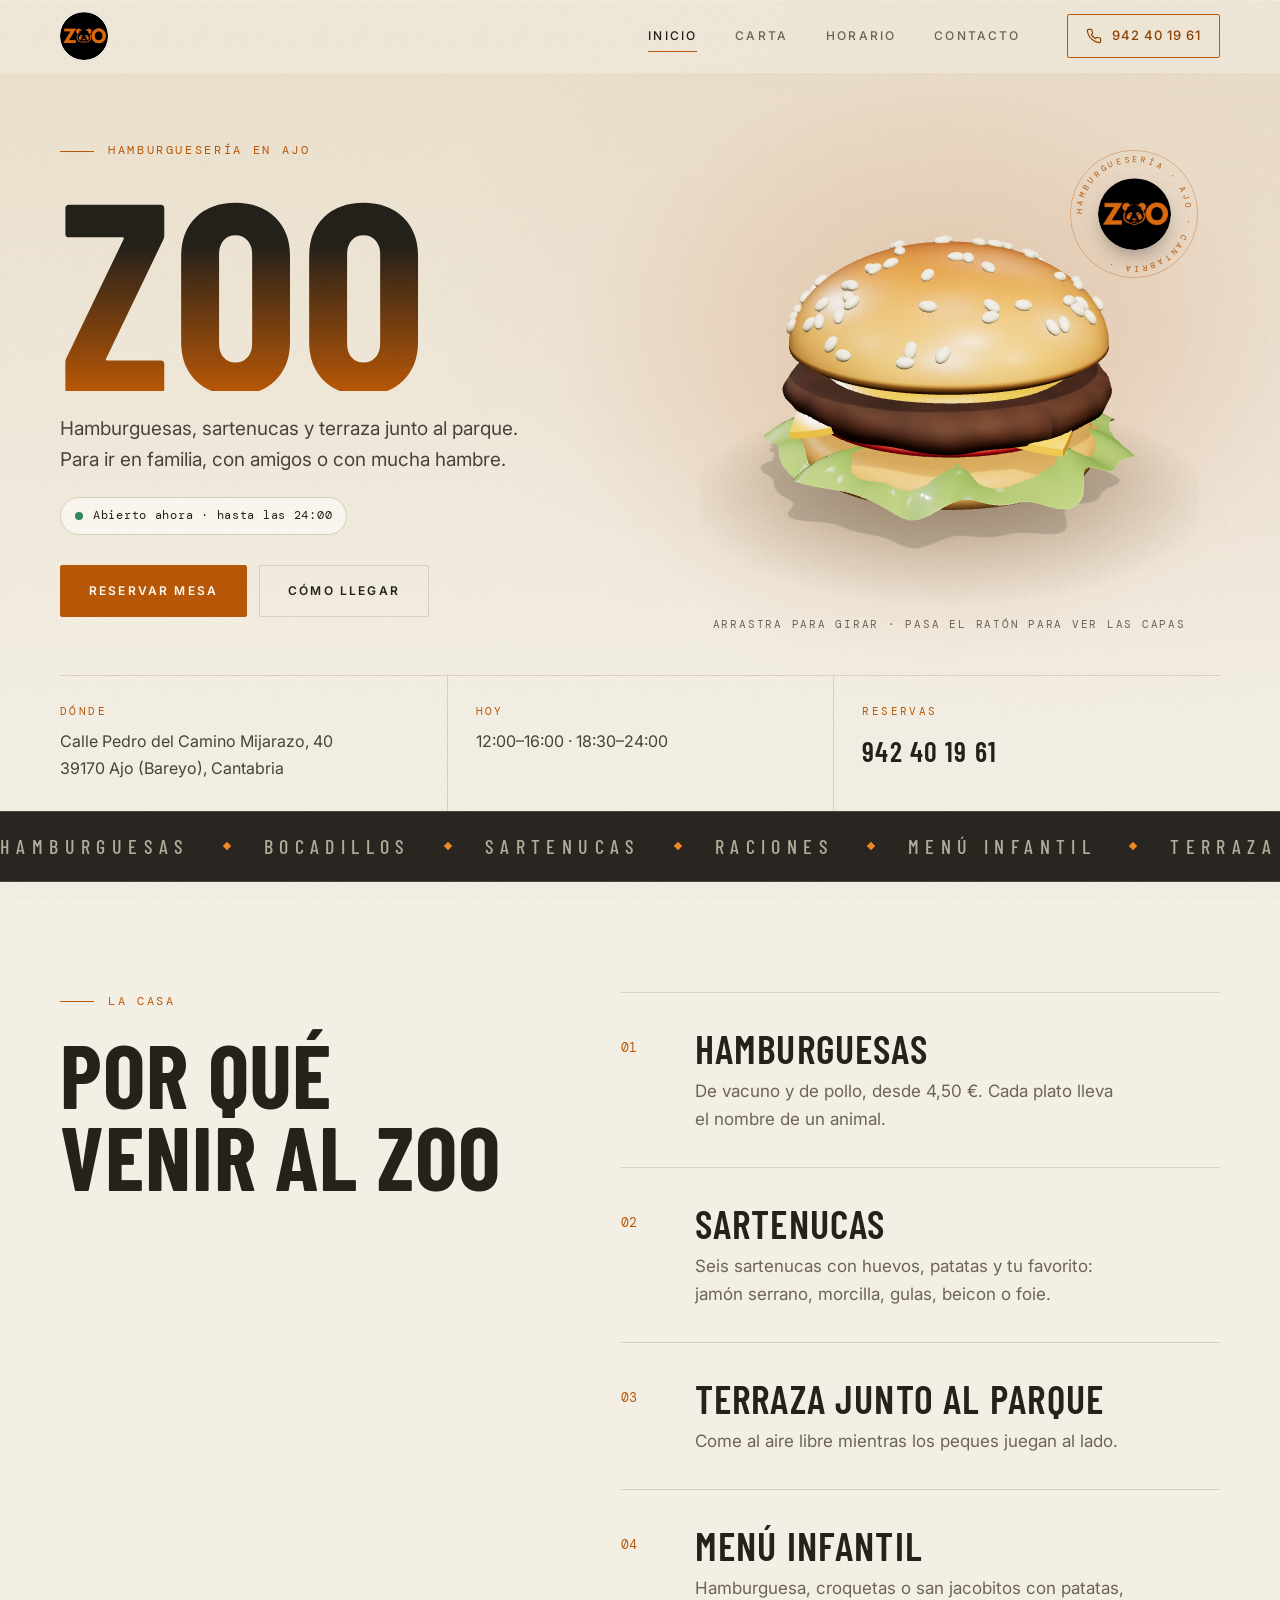
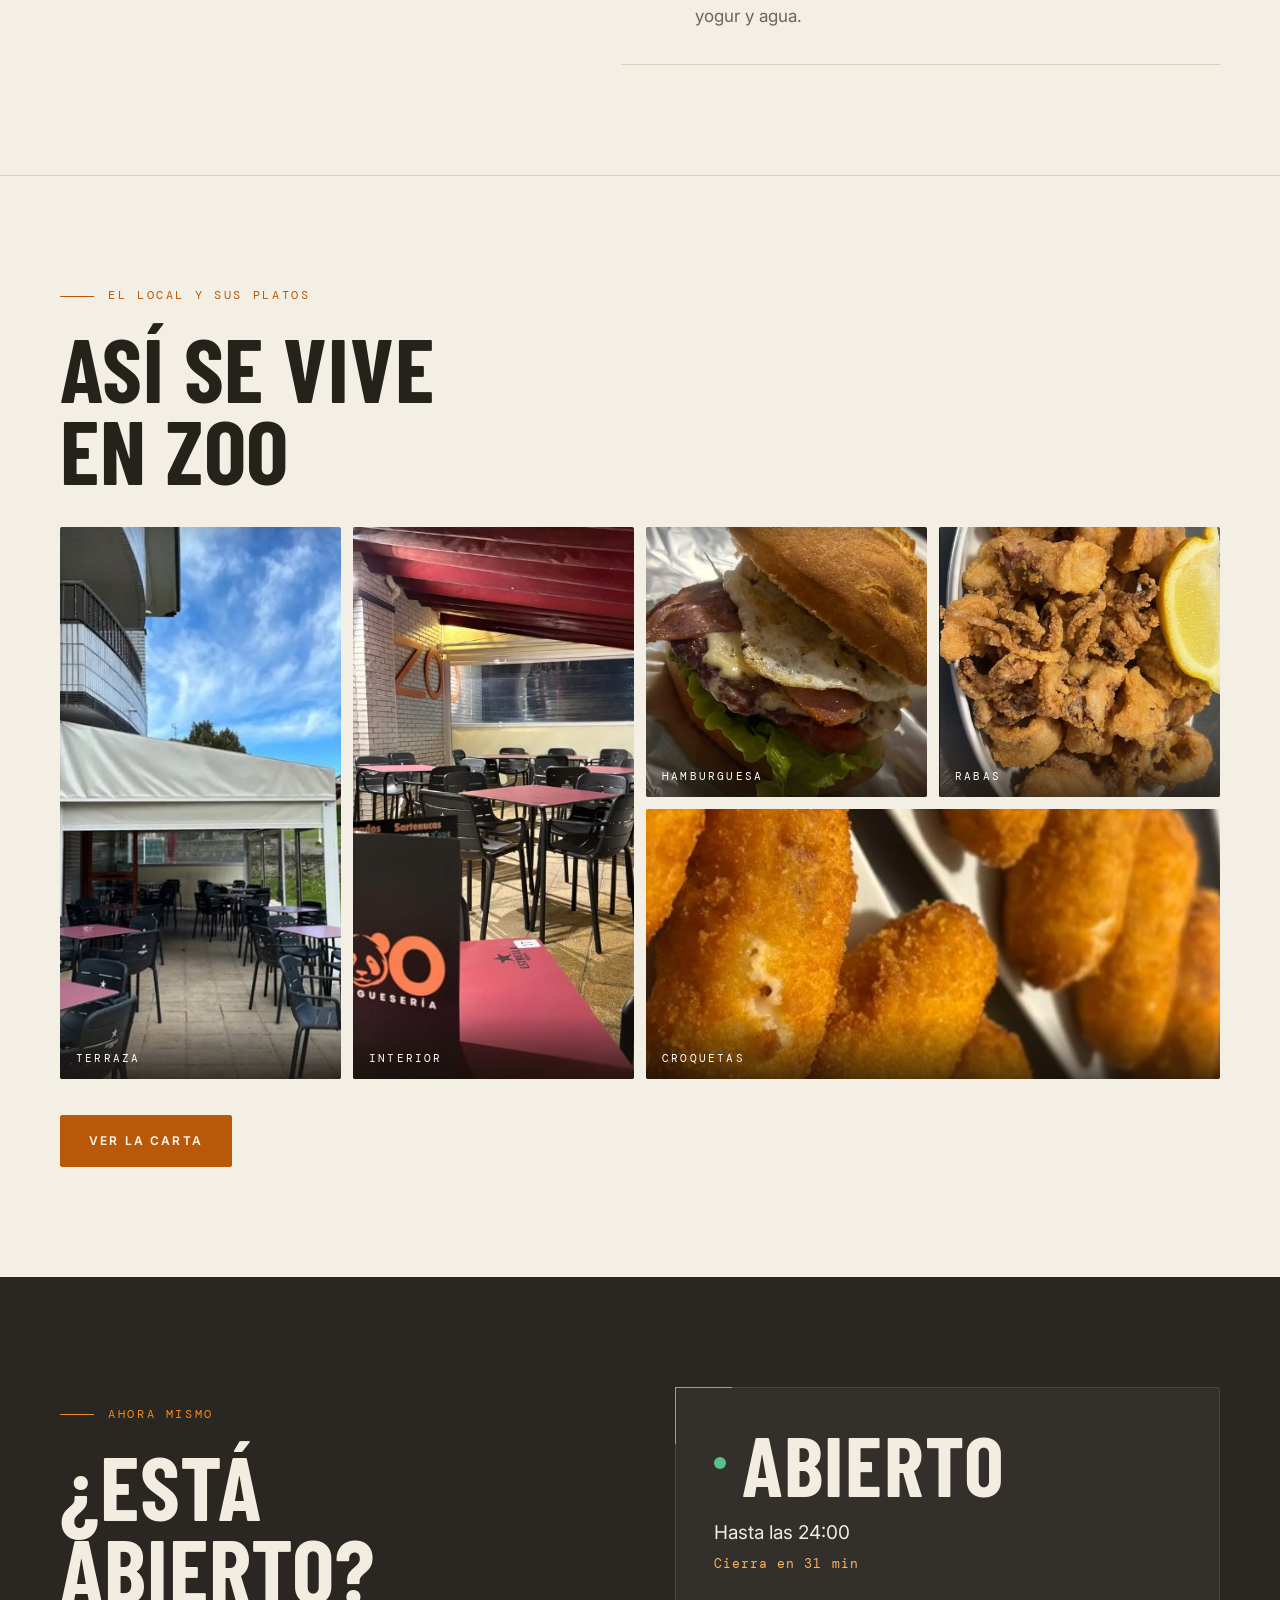
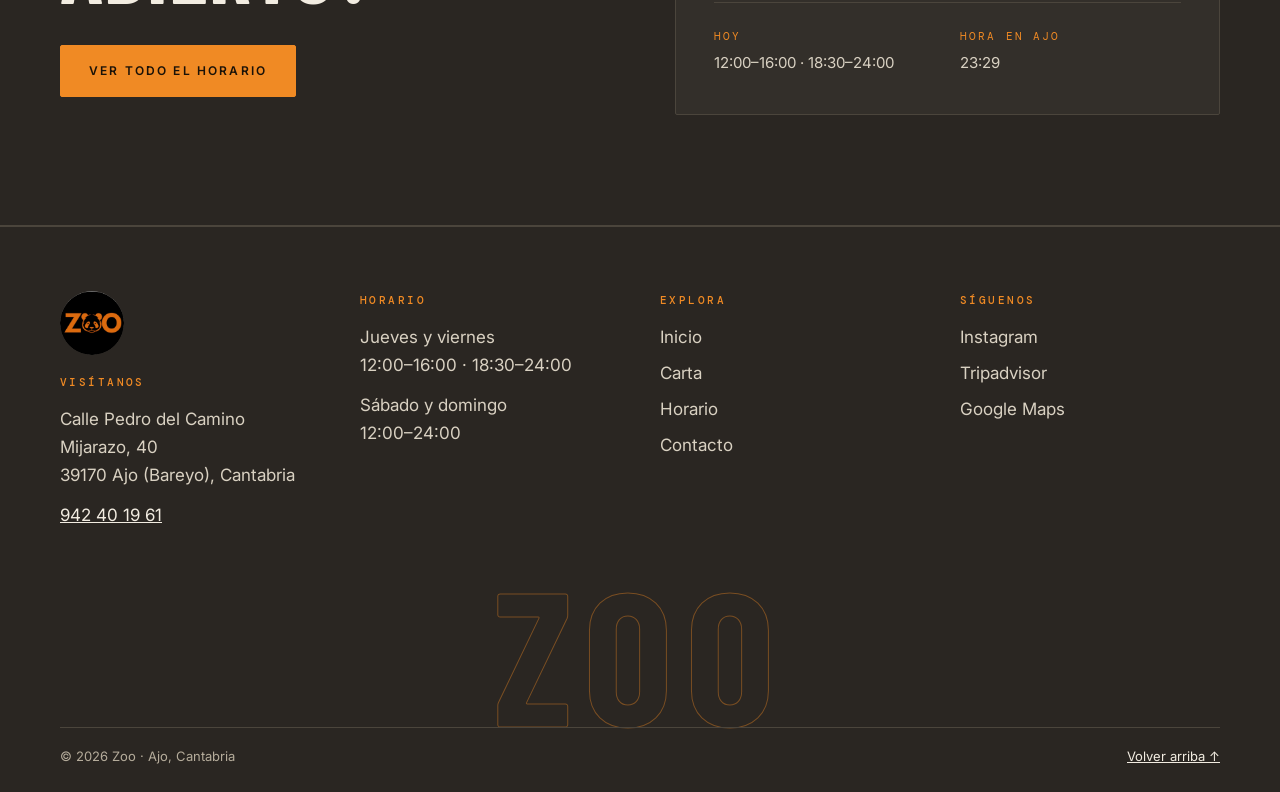
<file: index.html>
<!doctype html>
<html lang="es"><head><meta charset="utf-8"><meta name="viewport" content="width=device-width,initial-scale=1">
<title>Zoo · Hamburguesería en Ajo</title><meta name="description" content="Zoo, hamburguesería en Ajo (Cantabria): hamburguesas, sartenucas y terraza junto al parque."><meta name="robots" content="noindex, nofollow">
<meta property="og:type" content="website"><meta property="og:title" content="Zoo · Hamburguesería en Ajo"><meta property="og:description" content="Zoo, hamburguesería en Ajo (Cantabria): hamburguesas, sartenucas y terraza junto al parque.">
<meta name="theme-color" content="#f4efe5">
<link rel="apple-touch-icon" href="img/logo.png">
<link rel="icon" type="image/png" href="img/favicon.png">
<link rel="preconnect" href="https://fonts.googleapis.com"><link rel="preconnect" href="https://fonts.gstatic.com" crossorigin>
<link href="https://fonts.googleapis.com/css2?family=Barlow+Condensed:wght@500;600;700&family=Inter:wght@400;500;600&family=DM+Mono:wght@400;500&display=swap" rel="stylesheet">
<link rel="stylesheet" href="styles.css?v=6">
<script type="application/ld+json">{"@context":"https://schema.org","@type":"Restaurant","name":"El Zoo","servesCuisine":["Hamburguesas","Americana"],"telephone":"+34942401961","address":{"@type":"PostalAddress","streetAddress":"Calle Pedro del Camino Mijarazo, 40","postalCode":"39170","addressLocality":"Ajo","addressRegion":"Cantabria","addressCountry":"ES"},"sameAs":["https://www.instagram.com/el_zoo_ajo/","https://www.tripadvisor.es/Restaurant_Review-g3365807-d12710841-Reviews-Hamburgueseria_ZOO-Ajo_Cantabria.html"],"openingHoursSpecification":[{"@type":"OpeningHoursSpecification","dayOfWeek":["Thursday","Friday"],"opens":"12:00","closes":"16:00"},{"@type":"OpeningHoursSpecification","dayOfWeek":["Thursday","Friday"],"opens":"18:30","closes":"23:59"},{"@type":"OpeningHoursSpecification","dayOfWeek":["Saturday","Sunday"],"opens":"12:00","closes":"23:59"}]}</script>
<script type="importmap">{"imports":{"three":"./vendor/three.module.min.js"}}</script>
</head><body>
<div class="progress" aria-hidden="true"></div>
<header class="bar" id="top"><div class="wrap bar-in"><a class="brand" href="index.html" aria-label="Zoo hamburguesería, inicio"><img src="img/logo.png" alt="Zoo hamburguesería" width="48" height="48"></a>
<nav class="navlinks" aria-label="Navegación principal"><a href="index.html" class="active" aria-current="page">Inicio</a><a href="carta.html">Carta</a><a href="horario.html">Horario</a><a href="contacto.html">Contacto</a></nav>
<a class="bar-call" href="tel:+34942401961"><svg viewBox="0 0 24 24" fill="none" stroke="currentColor" stroke-width="1.8" stroke-linecap="round" stroke-linejoin="round" aria-hidden="true"><path d="M22 16.9v3a2 2 0 0 1-2.2 2 19.8 19.8 0 0 1-8.6-3.1 19.5 19.5 0 0 1-6-6A19.8 19.8 0 0 1 2.100 4.200 2 2 0 0 1 4.100 2h3a2 2 0 0 1 2 1.700c.1 1 .4 1.900.7 2.800a2 2 0 0 1-.5 2.100L8.100 9.900a16 16 0 0 0 6 6l1.300-1.300a2 2 0 0 1 2.100-.4c.9.3 1.800.6 2.800.7a2 2 0 0 1 1.700 2z"/></svg><span>942 40 19 61</span></a>
<button class="menu-toggle" aria-label="Abrir menú" aria-expanded="false"><i></i><i></i></button></div></header>
<main>
<section class="hero" data-spot><div class="wrap hero-grid">
 <div class="hero-copy"><p class="kicker">Hamburguesería en Ajo</p>
 <h1 class="zoo-word" aria-label="ZOO"><span class="zl zl1">Z</span><span class="zl zl2">O</span><span class="zl zl3">O</span></h1>
 <p class="lead">Hamburguesas, sartenucas y terraza junto al parque. Para ir en familia, con amigos o con mucha hambre.</p>
 <p class="chip" data-open-badge>Consulta nuestro horario</p>
 <div class="actions"><a class="btn btn-gold" href="tel:+34942401961">Reservar mesa</a><a class="btn btn-ghost" href="contacto.html#como-llegar">Cómo llegar</a></div></div>
 <div class="hero-art" data-burger><canvas class="b3d" role="img" aria-label="Hamburguesa en 3D. Arrástrala para girarla"></canvas><div class="b3d-fallback"><svg class="burger" viewBox="0 0 320 300" role="img" aria-label="Hamburguesa">
<ellipse cx="160" cy="280" rx="118" ry="9" fill="#000" fill-opacity=".2"/>
<rect x="52" y="232" width="216" height="36" rx="18" fill="#a8672a"/>
<rect x="38" y="196" width="244" height="42" rx="21" fill="#2e1c12"/>
<path d="M46 192H274L262 214Q252 226 242 214L232 204Q222 200 212 212L200 238Q190 246 182 236L172 212Q160 200 148 210L138 222Q128 228 120 218L112 204Q100 198 90 210L82 222Q72 226 66 214z" fill="#d79a1c"/>
<rect x="50" y="166" width="220" height="28" rx="14" fill="#a8362a"/>
<path d="M38 172q15-24 30 0t30 0t30 0t30 0t30 0t30 0t30 0t30 0v14H38z" fill="#4f7a34"/>
<path d="M40 170C40 88 94 52 160 52S280 88 280 170Q160 184 40 170z" fill="#b8742f"/>
<g fill="#ecd9b0"><ellipse cx="100" cy="92" rx="7" ry="4" transform="rotate(-30 100 92)"/><ellipse cx="215" cy="86" rx="7" ry="4" transform="rotate(25 215 86)"/><ellipse cx="160" cy="76" rx="7" ry="4"/><ellipse cx="248" cy="124" rx="7" ry="4" transform="rotate(60 248 124)"/><ellipse cx="72" cy="128" rx="7" ry="4" transform="rotate(-60 72 128)"/><ellipse cx="130" cy="118" rx="7" ry="4" transform="rotate(10 130 118)"/><ellipse cx="195" cy="120" rx="7" ry="4" transform="rotate(-20 195 120)"/></g>
</svg></div><div class="badge" aria-hidden="true"><svg viewBox="0 0 200 200"><defs><path id="circ" d="M100 100m-80 0a80 80 0 1 1 160 0a80 80 0 1 1-160 0"/></defs><circle cx="100" cy="100" r="98" fill="none" stroke="#b85808" stroke-opacity=".5" stroke-width="1"/><text font-family="DM Mono,monospace" font-size="12.5" letter-spacing="4.6" fill="#b85808"><textPath href="#circ">HAMBURGUESERÍA · AJO · CANTABRIA · </textPath></text></svg><img src="img/logo.png" alt="" width="94" height="94"></div><p class="b3d-hint"><span class="h-d">Arrastra para girar · pasa el ratón para ver las capas</span><span class="h-m">Arrastra para girar · toca para ver las capas</span></p></div>
</div>
<div class="wrap"><div class="facts">
 <div><span>Dónde</span><p>Calle Pedro del Camino Mijarazo, 40<br>39170 Ajo (Bareyo), Cantabria</p></div>
 <div><span>Hoy</span><p data-today>Jueves a domingo</p></div>
 <div><span>Reservas</span><p><a href="tel:+34942401961">942 40 19 61</a></p></div>
</div></div></section>
<div class="ribbon dark" aria-hidden="true"><div class="ribbon-track"><span>Hamburguesas</span><b></b><span>Bocadillos</span><b></b><span>Sartenucas</span><b></b><span>Raciones</span><b></b><span>Menú infantil</span><b></b><span>Terraza</span><b></b><span>Hamburguesas</span><b></b><span>Bocadillos</span><b></b><span>Sartenucas</span><b></b><span>Raciones</span><b></b><span>Menú infantil</span><b></b><span>Terraza</span><b></b><span>Hamburguesas</span><b></b><span>Bocadillos</span><b></b><span>Sartenucas</span><b></b><span>Raciones</span><b></b><span>Menú infantil</span><b></b><span>Terraza</span><b></b></div></div>
<section class="section why"><div class="wrap why-grid">
 <div class="why-head"><p class="kicker">La casa</p><h2 class="big-h reveal">POR QUÉ<br> VENIR AL ZOO</h2></div>
 <ol class="list">
  <li class="item" data-spot><span class="n">01</span><div><h3>Hamburguesas</h3><p>De vacuno y de pollo, desde 4,50 €. Cada plato lleva el nombre de un animal.</p></div></li>
  <li class="item" data-spot><span class="n">02</span><div><h3>Sartenucas</h3><p>Seis sartenucas con huevos, patatas y tu favorito: jamón serrano, morcilla, gulas, beicon o foie.</p></div></li>
  <li class="item" data-spot><span class="n">03</span><div><h3>Terraza junto al parque</h3><p>Come al aire libre mientras los peques juegan al lado.</p></div></li>
  <li class="item" data-spot><span class="n">04</span><div><h3>Menú infantil</h3><p>Hamburguesa, croquetas o san jacobitos con patatas, yogur y agua.</p></div></li>
 </ol></div></section>
<section class="section gal-sec"><div class="wrap"><p class="kicker">El local y sus platos</p><h2 class="big-h reveal">ASÍ SE VIVE<br> EN ZOO</h2><div class="gal"><a class="g g-a" href="img/terraza.jpg" data-lb data-cap="Terraza"><img src="img/terraza.jpg" alt="Terraza de Zoo con toldo, mesas y sillas" loading="lazy"><span>Terraza</span></a><a class="g g-b" href="img/interior.jpg" data-lb data-cap="Interior"><img src="img/interior.jpg" alt="Interior de Zoo con el cartel ZOO en la pared de ladrillo" loading="lazy"><span>Interior</span></a><a class="g g-c" href="img/hamburguesa.jpg" data-lb data-cap="Hamburguesa"><img src="img/hamburguesa.jpg" alt="Hamburguesa con huevo, beicon, queso, lechuga y tomate" loading="lazy"><span>Hamburguesa</span></a><a class="g g-d" href="img/rabas.jpg" data-lb data-cap="Rabas"><img src="img/rabas.jpg" alt="Plato de rabas con una rodaja de limón" loading="lazy"><span>Rabas</span></a><a class="g g-e" href="img/croquetas.jpg" data-lb data-cap="Croquetas"><img src="img/croquetas.jpg" alt="Croquetas doradas en bandejas blancas" loading="lazy"><span>Croquetas</span></a></div><div class="actions"><a class="btn btn-gold" href="carta.html">Ver la carta</a></div></div></section>
<section class="section open-sec dark"><div class="wrap open-grid">
 <div class="reveal"><p class="kicker">Ahora mismo</p><h2 class="big-h">¿ESTÁ<br> ABIERTO?</h2>
 <div class="actions"><a class="btn btn-gold" href="horario.html">Ver todo el horario</a></div></div>
 <div class="status" data-door aria-live="polite"><div class="st-top"><span class="st-dot"></span><strong data-door-title>Zoo</strong></div>
<p class="st-sub" data-door-sub>Consulta el horario</p><p class="st-extra" data-door-extra></p>
<dl class="st-meta"><div><dt>Hoy</dt><dd data-today>Jueves a domingo</dd></div><div><dt>Hora en Ajo</dt><dd data-clock>--:--</dd></div></dl></div>
</div></section></main>
<footer class="footer dark"><div class="wrap footer-top">
<div><img class="foot-logo" src="img/logo.png" alt="" width="64" height="64"><h4>Visítanos</h4><p>Calle Pedro del Camino Mijarazo, 40<br>39170 Ajo (Bareyo), Cantabria</p><p><a href="tel:+34942401961">942 40 19 61</a></p></div>
<div><h4>Horario</h4><p>Jueves y viernes<br>12:00–16:00 · 18:30–24:00</p><p>Sábado y domingo<br>12:00–24:00</p></div>
<div><h4>Explora</h4><div class="footer-links"><a href="index.html">Inicio</a><a href="carta.html">Carta</a><a href="horario.html">Horario</a><a href="contacto.html">Contacto</a></div></div>
<div><h4>Síguenos</h4><div class="footer-links"><a href="https://www.instagram.com/el_zoo_ajo/" target="_blank" rel="noopener">Instagram</a><a href="https://www.tripadvisor.es/Restaurant_Review-g3365807-d12710841-Reviews-Hamburgueseria_ZOO-Ajo_Cantabria.html" target="_blank" rel="noopener">Tripadvisor</a><a href="https://maps.google.com/?cid=13415210759861047457" target="_blank" rel="noopener">Google Maps</a></div></div>
</div><div class="giant" aria-hidden="true">ZOO</div>
<div class="wrap footer-bottom"><span>© 2026 Zoo · Ajo, Cantabria</span><a href="#top">Volver arriba ↑</a></div></footer>
<div class="dock"><a class="btn btn-gold" href="tel:+34942401961">Llamar</a><a class="btn btn-ghost" href="contacto.html#como-llegar">Cómo llegar</a></div>
<script src="script.js?v=6"></script><script type="module" src="burger3d.js?v=6"></script></body></html>
</file>
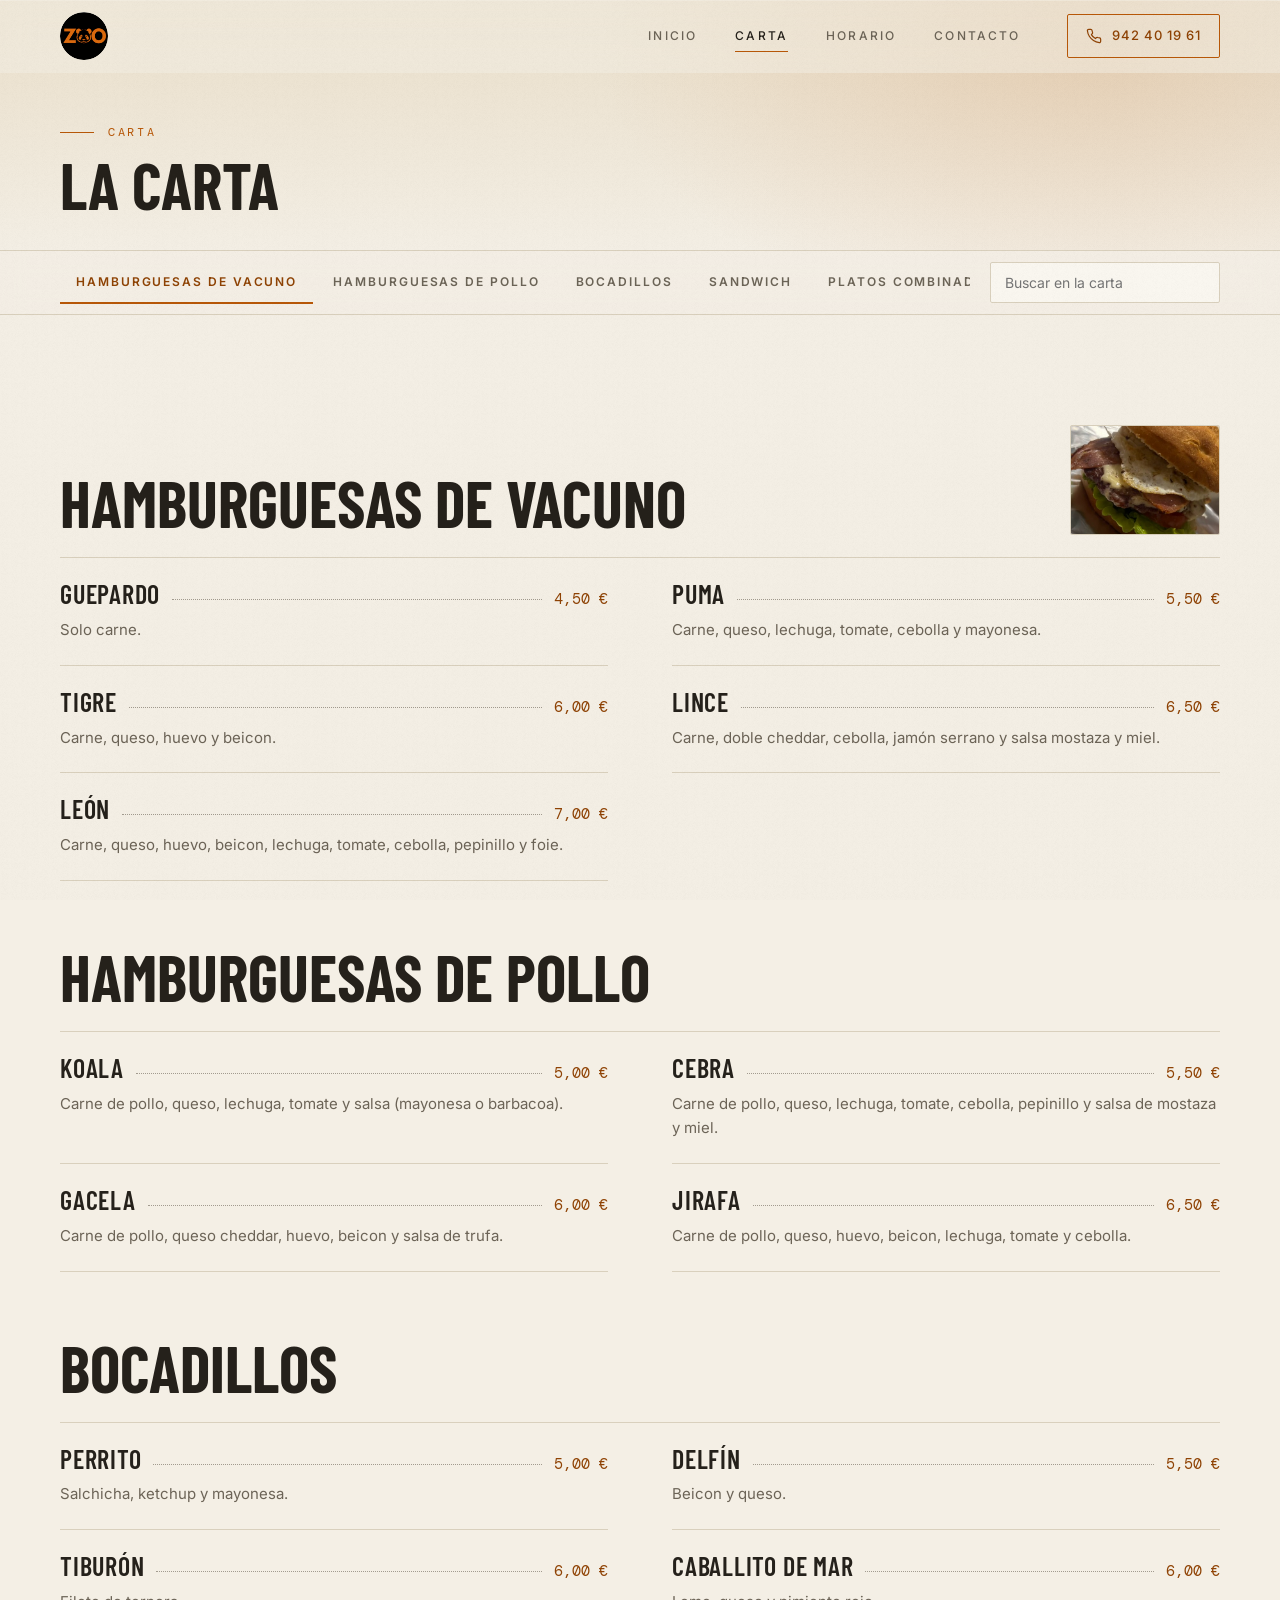
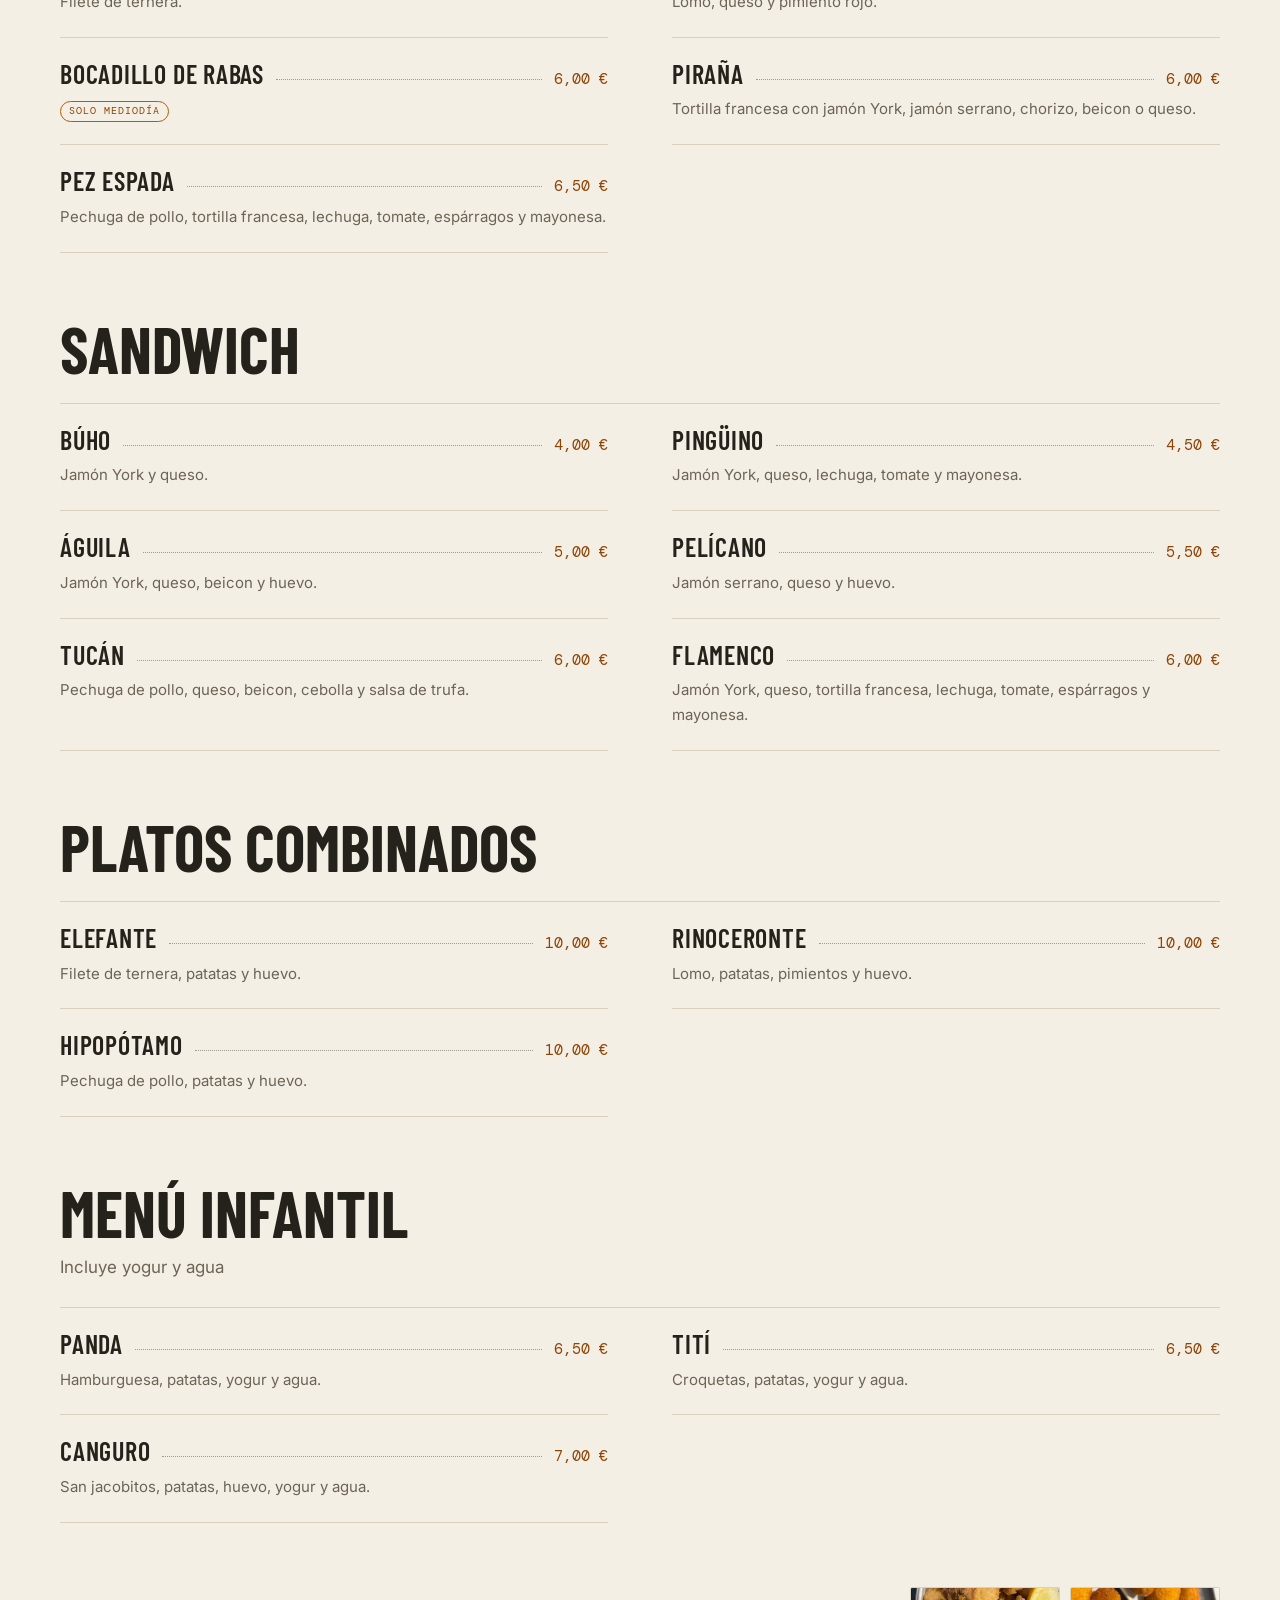
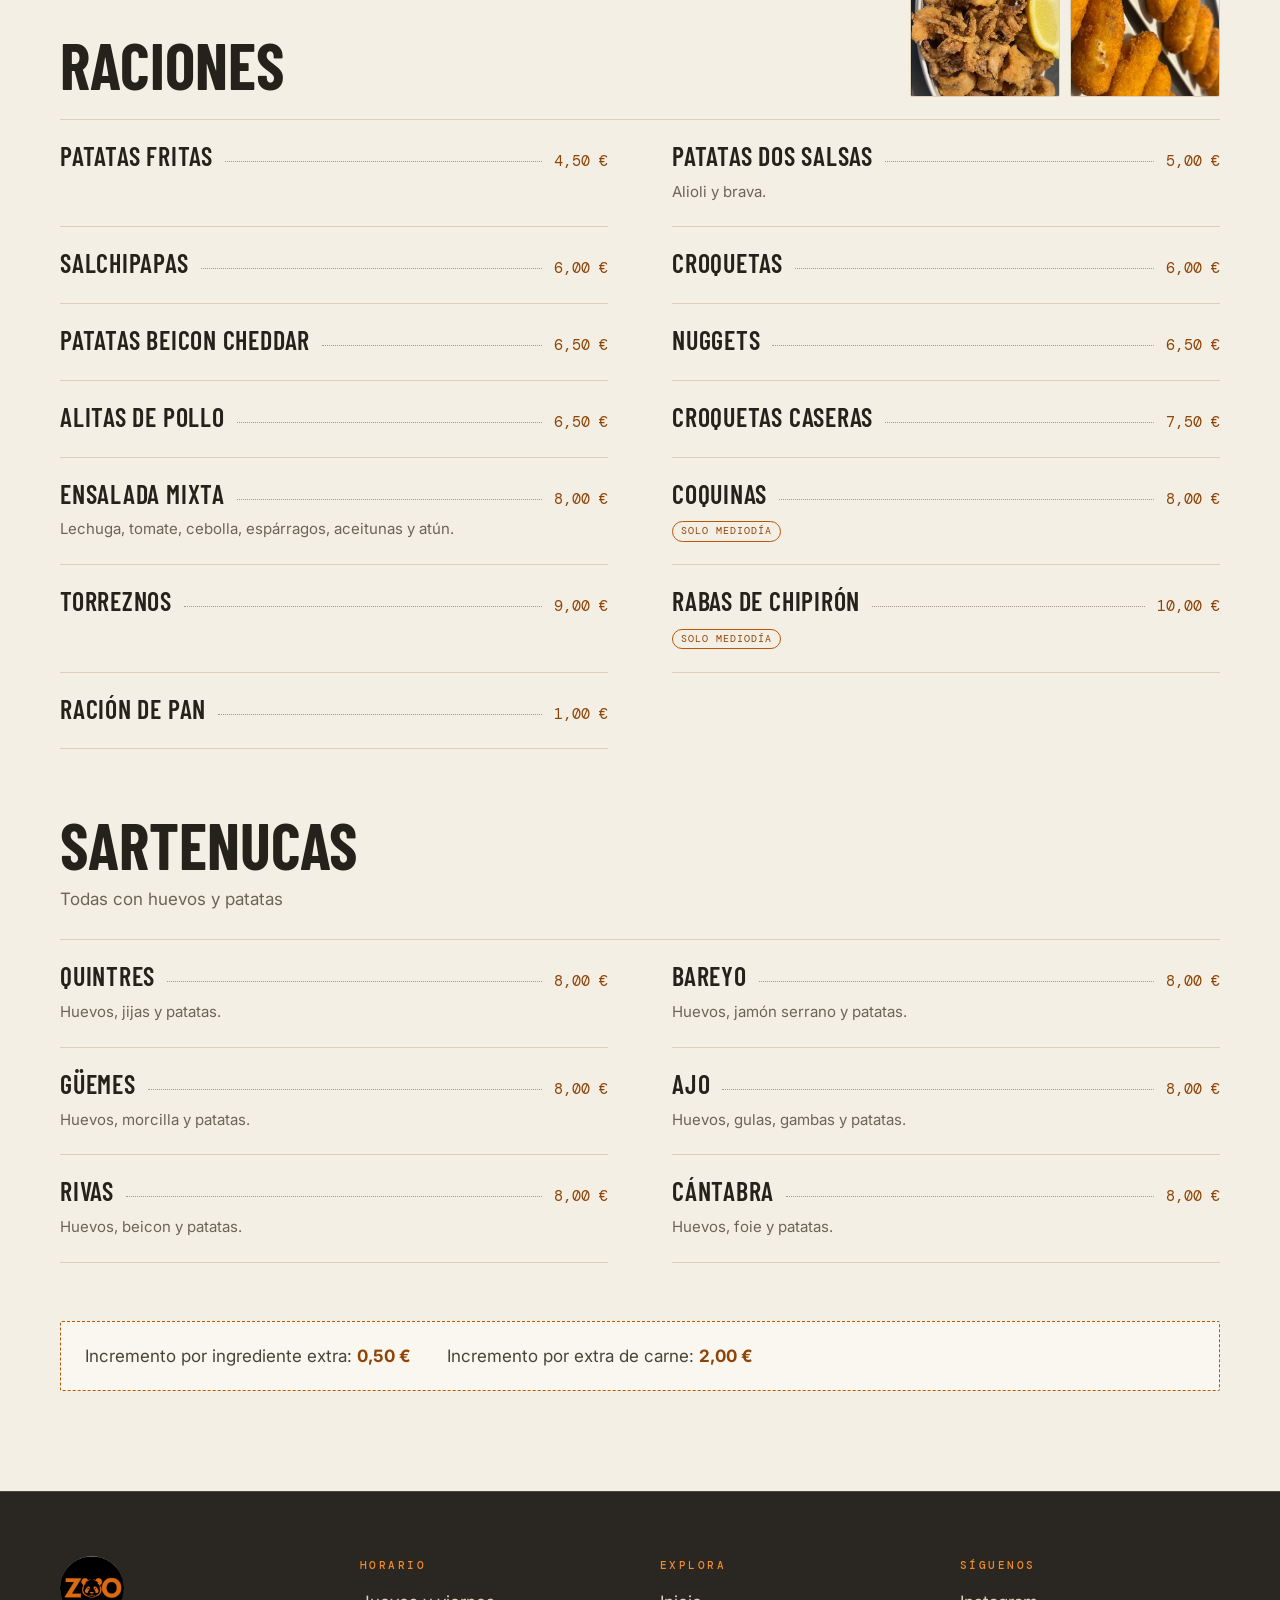
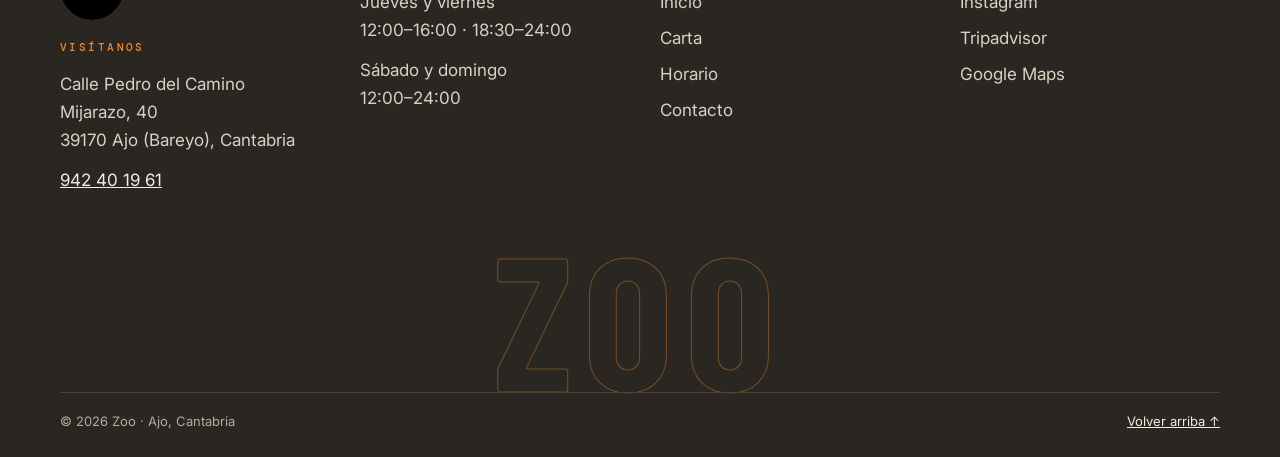
<file: carta.html>
<!doctype html>
<html lang="es"><head><meta charset="utf-8"><meta name="viewport" content="width=device-width,initial-scale=1">
<title>Carta · Zoo Ajo</title><meta name="description" content="Carta de Zoo, hamburguesería en Ajo (Cantabria): hamburguesas de vacuno y pollo, bocadillos, sandwich, platos combinados, menú infantil, raciones y sartenucas."><meta name="robots" content="noindex, nofollow">
<meta property="og:type" content="website"><meta property="og:title" content="Carta · Zoo Ajo"><meta property="og:description" content="Carta de Zoo, hamburguesería en Ajo (Cantabria): hamburguesas de vacuno y pollo, bocadillos, sandwich, platos combinados, menú infantil, raciones y sartenucas.">
<meta name="theme-color" content="#f4efe5">
<link rel="apple-touch-icon" href="img/logo.png">
<link rel="icon" type="image/png" href="img/favicon.png">
<link rel="preconnect" href="https://fonts.googleapis.com"><link rel="preconnect" href="https://fonts.gstatic.com" crossorigin>
<link href="https://fonts.googleapis.com/css2?family=Barlow+Condensed:wght@500;600;700&family=Inter:wght@400;500;600&family=DM+Mono:wght@400;500&display=swap" rel="stylesheet">
<link rel="stylesheet" href="styles.css?v=6">


</head><body>
<div class="progress" aria-hidden="true"></div>
<header class="bar" id="top"><div class="wrap bar-in"><a class="brand" href="index.html" aria-label="Zoo hamburguesería, inicio"><img src="img/logo.png" alt="Zoo hamburguesería" width="48" height="48"></a>
<nav class="navlinks" aria-label="Navegación principal"><a href="index.html">Inicio</a><a href="carta.html" class="active" aria-current="page">Carta</a><a href="horario.html">Horario</a><a href="contacto.html">Contacto</a></nav>
<a class="bar-call" href="tel:+34942401961"><svg viewBox="0 0 24 24" fill="none" stroke="currentColor" stroke-width="1.8" stroke-linecap="round" stroke-linejoin="round" aria-hidden="true"><path d="M22 16.9v3a2 2 0 0 1-2.2 2 19.8 19.8 0 0 1-8.6-3.1 19.5 19.5 0 0 1-6-6A19.8 19.8 0 0 1 2.100 4.200 2 2 0 0 1 4.100 2h3a2 2 0 0 1 2 1.700c.1 1 .4 1.900.7 2.800a2 2 0 0 1-.5 2.100L8.100 9.900a16 16 0 0 0 6 6l1.300-1.300a2 2 0 0 1 2.100-.4c.9.3 1.800.6 2.800.7a2 2 0 0 1 1.700 2z"/></svg><span>942 40 19 61</span></a>
<button class="menu-toggle" aria-label="Abrir menú" aria-expanded="false"><i></i><i></i></button></div></header>
<main><section class="head-sec head-sm"><div class="wrap head-bar"><div><p class="kicker">Carta</p><h1 class="page-title">LA CARTA</h1></div></div></section><div class="menu-bar"><div class="wrap menu-bar-in"><nav class="menu-tabs" aria-label="Categorías de la carta"><a href="#c1" data-tab>Hamburguesas de vacuno</a><a href="#c2" data-tab>Hamburguesas de pollo</a><a href="#c3" data-tab>Bocadillos</a><a href="#c4" data-tab>Sandwich</a><a href="#c5" data-tab>Platos combinados</a><a href="#c6" data-tab>Menú infantil</a><a href="#c7" data-tab>Raciones</a><a href="#c8" data-tab>Sartenucas</a></nav><label class="menu-search"><input type="search" placeholder="Buscar en la carta" data-menu-filter aria-label="Buscar en la carta"></label></div></div>
<section class="section-tight"><div class="wrap"><section class="menu-cat" id="c1" data-cat><div class="cat-head"><div><h2>Hamburguesas de vacuno</h2></div><div class="cat-photos"><figure><img src="img/hamburguesa.jpg" alt="Hamburguesa con huevo, beicon, queso, lechuga y tomate" loading="lazy"></figure></div></div><ul class="dishes"><li class="dish"><div class="dish-top"><h3>Guepardo</h3><i></i><span class="price">4,50 €</span></div><p>Solo carne.</p></li><li class="dish"><div class="dish-top"><h3>Puma</h3><i></i><span class="price">5,50 €</span></div><p>Carne, queso, lechuga, tomate, cebolla y mayonesa.</p></li><li class="dish"><div class="dish-top"><h3>Tigre</h3><i></i><span class="price">6,00 €</span></div><p>Carne, queso, huevo y beicon.</p></li><li class="dish"><div class="dish-top"><h3>Lince</h3><i></i><span class="price">6,50 €</span></div><p>Carne, doble cheddar, cebolla, jamón serrano y salsa mostaza y miel.</p></li><li class="dish"><div class="dish-top"><h3>León</h3><i></i><span class="price">7,00 €</span></div><p>Carne, queso, huevo, beicon, lechuga, tomate, cebolla, pepinillo y foie.</p></li></ul></section><section class="menu-cat" id="c2" data-cat><div class="cat-head"><div><h2>Hamburguesas de pollo</h2></div><div class="cat-photos"></div></div><ul class="dishes"><li class="dish"><div class="dish-top"><h3>Koala</h3><i></i><span class="price">5,00 €</span></div><p>Carne de pollo, queso, lechuga, tomate y salsa (mayonesa o barbacoa).</p></li><li class="dish"><div class="dish-top"><h3>Cebra</h3><i></i><span class="price">5,50 €</span></div><p>Carne de pollo, queso, lechuga, tomate, cebolla, pepinillo y salsa de mostaza y miel.</p></li><li class="dish"><div class="dish-top"><h3>Gacela</h3><i></i><span class="price">6,00 €</span></div><p>Carne de pollo, queso cheddar, huevo, beicon y salsa de trufa.</p></li><li class="dish"><div class="dish-top"><h3>Jirafa</h3><i></i><span class="price">6,50 €</span></div><p>Carne de pollo, queso, huevo, beicon, lechuga, tomate y cebolla.</p></li></ul></section><section class="menu-cat" id="c3" data-cat><div class="cat-head"><div><h2>Bocadillos</h2></div><div class="cat-photos"></div></div><ul class="dishes"><li class="dish"><div class="dish-top"><h3>Perrito</h3><i></i><span class="price">5,00 €</span></div><p>Salchicha, ketchup y mayonesa.</p></li><li class="dish"><div class="dish-top"><h3>Delfín</h3><i></i><span class="price">5,50 €</span></div><p>Beicon y queso.</p></li><li class="dish"><div class="dish-top"><h3>Tiburón</h3><i></i><span class="price">6,00 €</span></div><p>Filete de ternera.</p></li><li class="dish"><div class="dish-top"><h3>Caballito de mar</h3><i></i><span class="price">6,00 €</span></div><p>Lomo, queso y pimiento rojo.</p></li><li class="dish"><div class="dish-top"><h3>Bocadillo de rabas</h3><i></i><span class="price">6,00 €</span></div><p><span class="tag">Solo mediodía</span> </p></li><li class="dish"><div class="dish-top"><h3>Piraña</h3><i></i><span class="price">6,00 €</span></div><p>Tortilla francesa con jamón York, jamón serrano, chorizo, beicon o queso.</p></li><li class="dish"><div class="dish-top"><h3>Pez espada</h3><i></i><span class="price">6,50 €</span></div><p>Pechuga de pollo, tortilla francesa, lechuga, tomate, espárragos y mayonesa.</p></li></ul></section><section class="menu-cat" id="c4" data-cat><div class="cat-head"><div><h2>Sandwich</h2></div><div class="cat-photos"></div></div><ul class="dishes"><li class="dish"><div class="dish-top"><h3>Búho</h3><i></i><span class="price">4,00 €</span></div><p>Jamón York y queso.</p></li><li class="dish"><div class="dish-top"><h3>Pingüino</h3><i></i><span class="price">4,50 €</span></div><p>Jamón York, queso, lechuga, tomate y mayonesa.</p></li><li class="dish"><div class="dish-top"><h3>Águila</h3><i></i><span class="price">5,00 €</span></div><p>Jamón York, queso, beicon y huevo.</p></li><li class="dish"><div class="dish-top"><h3>Pelícano</h3><i></i><span class="price">5,50 €</span></div><p>Jamón serrano, queso y huevo.</p></li><li class="dish"><div class="dish-top"><h3>Tucán</h3><i></i><span class="price">6,00 €</span></div><p>Pechuga de pollo, queso, beicon, cebolla y salsa de trufa.</p></li><li class="dish"><div class="dish-top"><h3>Flamenco</h3><i></i><span class="price">6,00 €</span></div><p>Jamón York, queso, tortilla francesa, lechuga, tomate, espárragos y mayonesa.</p></li></ul></section><section class="menu-cat" id="c5" data-cat><div class="cat-head"><div><h2>Platos combinados</h2></div><div class="cat-photos"></div></div><ul class="dishes"><li class="dish"><div class="dish-top"><h3>Elefante</h3><i></i><span class="price">10,00 €</span></div><p>Filete de ternera, patatas y huevo.</p></li><li class="dish"><div class="dish-top"><h3>Rinoceronte</h3><i></i><span class="price">10,00 €</span></div><p>Lomo, patatas, pimientos y huevo.</p></li><li class="dish"><div class="dish-top"><h3>Hipopótamo</h3><i></i><span class="price">10,00 €</span></div><p>Pechuga de pollo, patatas y huevo.</p></li></ul></section><section class="menu-cat" id="c6" data-cat><div class="cat-head"><div><h2>Menú infantil</h2><p class="sub">Incluye yogur y agua</p></div><div class="cat-photos"></div></div><ul class="dishes"><li class="dish"><div class="dish-top"><h3>Panda</h3><i></i><span class="price">6,50 €</span></div><p>Hamburguesa, patatas, yogur y agua.</p></li><li class="dish"><div class="dish-top"><h3>Tití</h3><i></i><span class="price">6,50 €</span></div><p>Croquetas, patatas, yogur y agua.</p></li><li class="dish"><div class="dish-top"><h3>Canguro</h3><i></i><span class="price">7,00 €</span></div><p>San jacobitos, patatas, huevo, yogur y agua.</p></li></ul></section><section class="menu-cat" id="c7" data-cat><div class="cat-head"><div><h2>Raciones</h2></div><div class="cat-photos"><figure><img src="img/rabas.jpg" alt="Plato de rabas con una rodaja de limón" loading="lazy"></figure><figure><img src="img/croquetas.jpg" alt="Croquetas doradas en bandejas blancas" loading="lazy"></figure></div></div><ul class="dishes"><li class="dish"><div class="dish-top"><h3>Patatas fritas</h3><i></i><span class="price">4,50 €</span></div></li><li class="dish"><div class="dish-top"><h3>Patatas dos salsas</h3><i></i><span class="price">5,00 €</span></div><p>Alioli y brava.</p></li><li class="dish"><div class="dish-top"><h3>Salchipapas</h3><i></i><span class="price">6,00 €</span></div></li><li class="dish"><div class="dish-top"><h3>Croquetas</h3><i></i><span class="price">6,00 €</span></div></li><li class="dish"><div class="dish-top"><h3>Patatas beicon cheddar</h3><i></i><span class="price">6,50 €</span></div></li><li class="dish"><div class="dish-top"><h3>Nuggets</h3><i></i><span class="price">6,50 €</span></div></li><li class="dish"><div class="dish-top"><h3>Alitas de pollo</h3><i></i><span class="price">6,50 €</span></div></li><li class="dish"><div class="dish-top"><h3>Croquetas caseras</h3><i></i><span class="price">7,50 €</span></div></li><li class="dish"><div class="dish-top"><h3>Ensalada mixta</h3><i></i><span class="price">8,00 €</span></div><p>Lechuga, tomate, cebolla, espárragos, aceitunas y atún.</p></li><li class="dish"><div class="dish-top"><h3>Coquinas</h3><i></i><span class="price">8,00 €</span></div><p><span class="tag">Solo mediodía</span> </p></li><li class="dish"><div class="dish-top"><h3>Torreznos</h3><i></i><span class="price">9,00 €</span></div></li><li class="dish"><div class="dish-top"><h3>Rabas de chipirón</h3><i></i><span class="price">10,00 €</span></div><p><span class="tag">Solo mediodía</span> </p></li><li class="dish"><div class="dish-top"><h3>Ración de pan</h3><i></i><span class="price">1,00 €</span></div></li></ul></section><section class="menu-cat" id="c8" data-cat><div class="cat-head"><div><h2>Sartenucas</h2><p class="sub">Todas con huevos y patatas</p></div><div class="cat-photos"></div></div><ul class="dishes"><li class="dish"><div class="dish-top"><h3>Quintres</h3><i></i><span class="price">8,00 €</span></div><p>Huevos, jijas y patatas.</p></li><li class="dish"><div class="dish-top"><h3>Bareyo</h3><i></i><span class="price">8,00 €</span></div><p>Huevos, jamón serrano y patatas.</p></li><li class="dish"><div class="dish-top"><h3>Güemes</h3><i></i><span class="price">8,00 €</span></div><p>Huevos, morcilla y patatas.</p></li><li class="dish"><div class="dish-top"><h3>Ajo</h3><i></i><span class="price">8,00 €</span></div><p>Huevos, gulas, gambas y patatas.</p></li><li class="dish"><div class="dish-top"><h3>Rivas</h3><i></i><span class="price">8,00 €</span></div><p>Huevos, beicon y patatas.</p></li><li class="dish"><div class="dish-top"><h3>Cántabra</h3><i></i><span class="price">8,00 €</span></div><p>Huevos, foie y patatas.</p></li></ul></section><div class="menu-note"><p>Incremento por ingrediente extra: <strong>0,50 €</strong></p><p>Incremento por extra de carne: <strong>2,00 €</strong></p></div><p class="menu-empty" data-menu-empty>No hay platos que coincidan con tu búsqueda.</p></div></section></main>
<footer class="footer dark"><div class="wrap footer-top">
<div><img class="foot-logo" src="img/logo.png" alt="" width="64" height="64"><h4>Visítanos</h4><p>Calle Pedro del Camino Mijarazo, 40<br>39170 Ajo (Bareyo), Cantabria</p><p><a href="tel:+34942401961">942 40 19 61</a></p></div>
<div><h4>Horario</h4><p>Jueves y viernes<br>12:00–16:00 · 18:30–24:00</p><p>Sábado y domingo<br>12:00–24:00</p></div>
<div><h4>Explora</h4><div class="footer-links"><a href="index.html">Inicio</a><a href="carta.html">Carta</a><a href="horario.html">Horario</a><a href="contacto.html">Contacto</a></div></div>
<div><h4>Síguenos</h4><div class="footer-links"><a href="https://www.instagram.com/el_zoo_ajo/" target="_blank" rel="noopener">Instagram</a><a href="https://www.tripadvisor.es/Restaurant_Review-g3365807-d12710841-Reviews-Hamburgueseria_ZOO-Ajo_Cantabria.html" target="_blank" rel="noopener">Tripadvisor</a><a href="https://maps.google.com/?cid=13415210759861047457" target="_blank" rel="noopener">Google Maps</a></div></div>
</div><div class="giant" aria-hidden="true">ZOO</div>
<div class="wrap footer-bottom"><span>© 2026 Zoo · Ajo, Cantabria</span><a href="#top">Volver arriba ↑</a></div></footer>
<div class="dock"><a class="btn btn-gold" href="tel:+34942401961">Llamar</a><a class="btn btn-ghost" href="contacto.html#como-llegar">Cómo llegar</a></div>
<script src="script.js?v=6"></script></body></html>
</file>
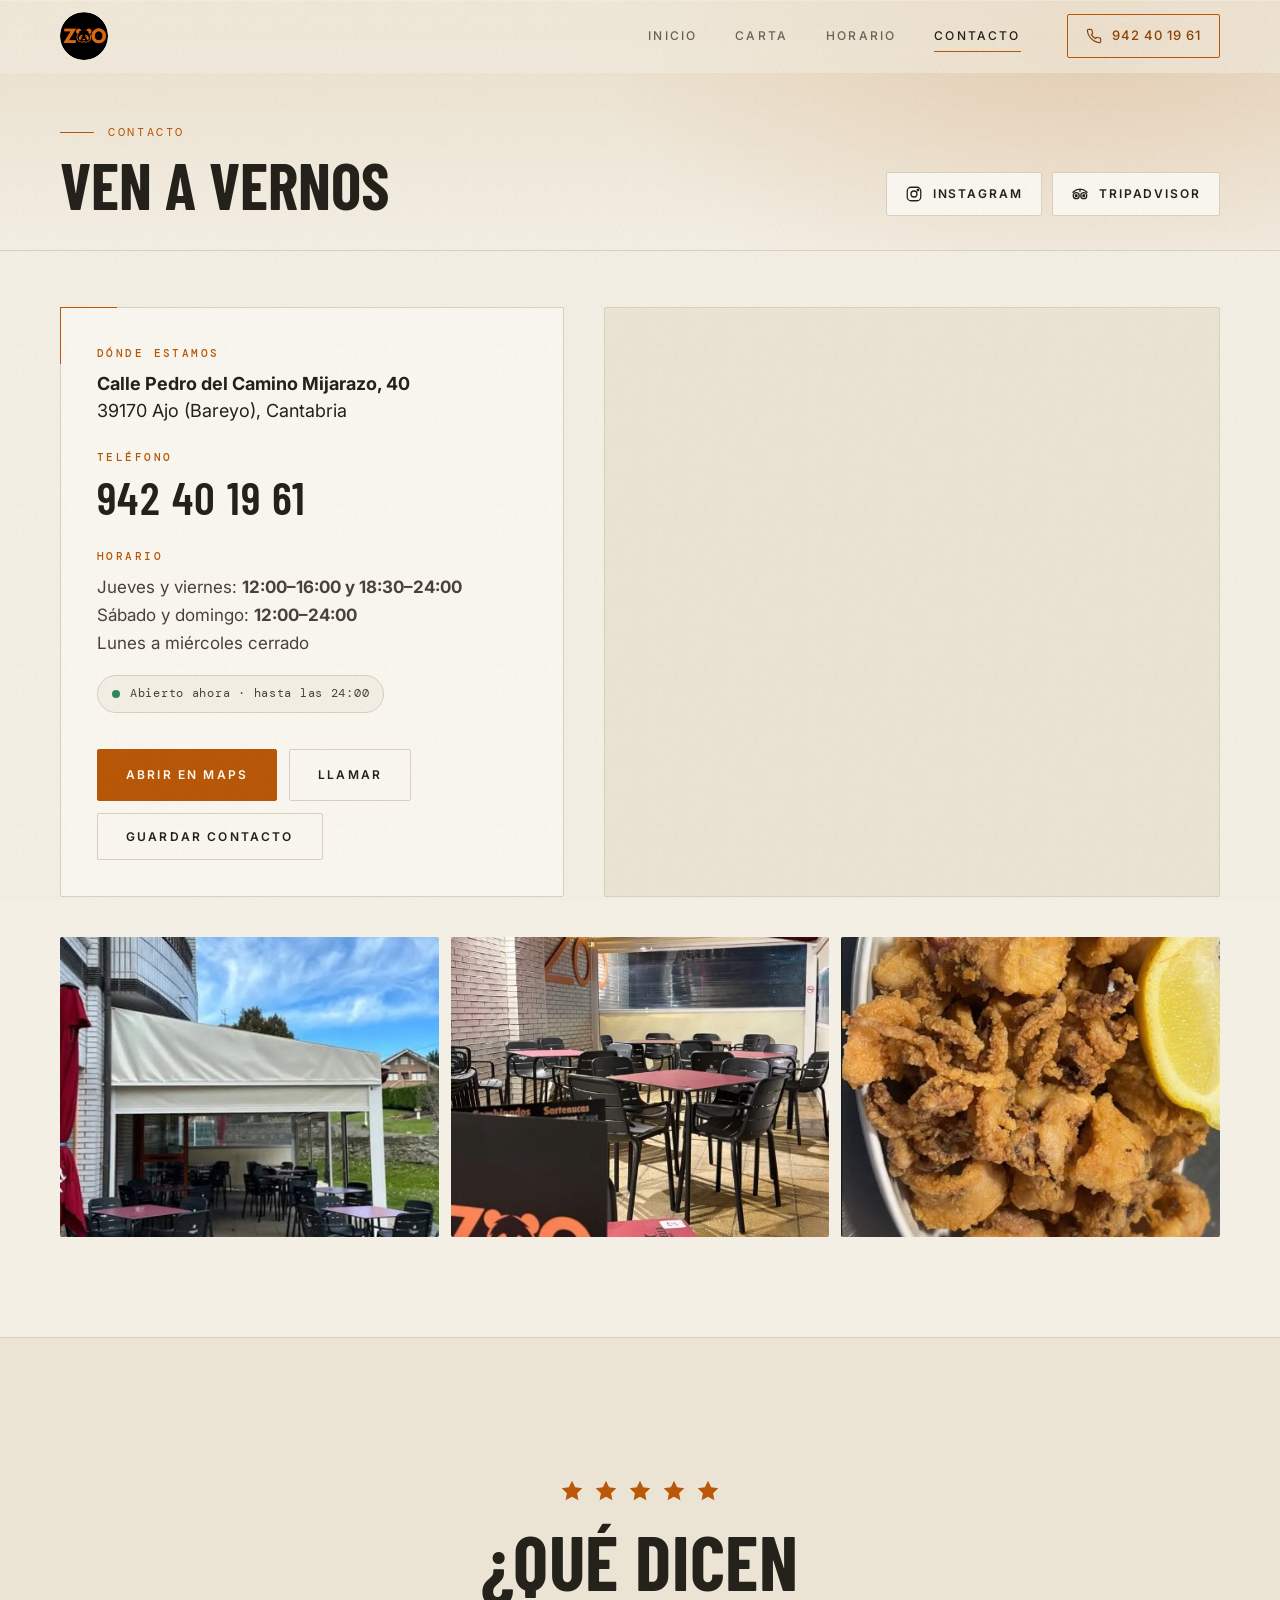
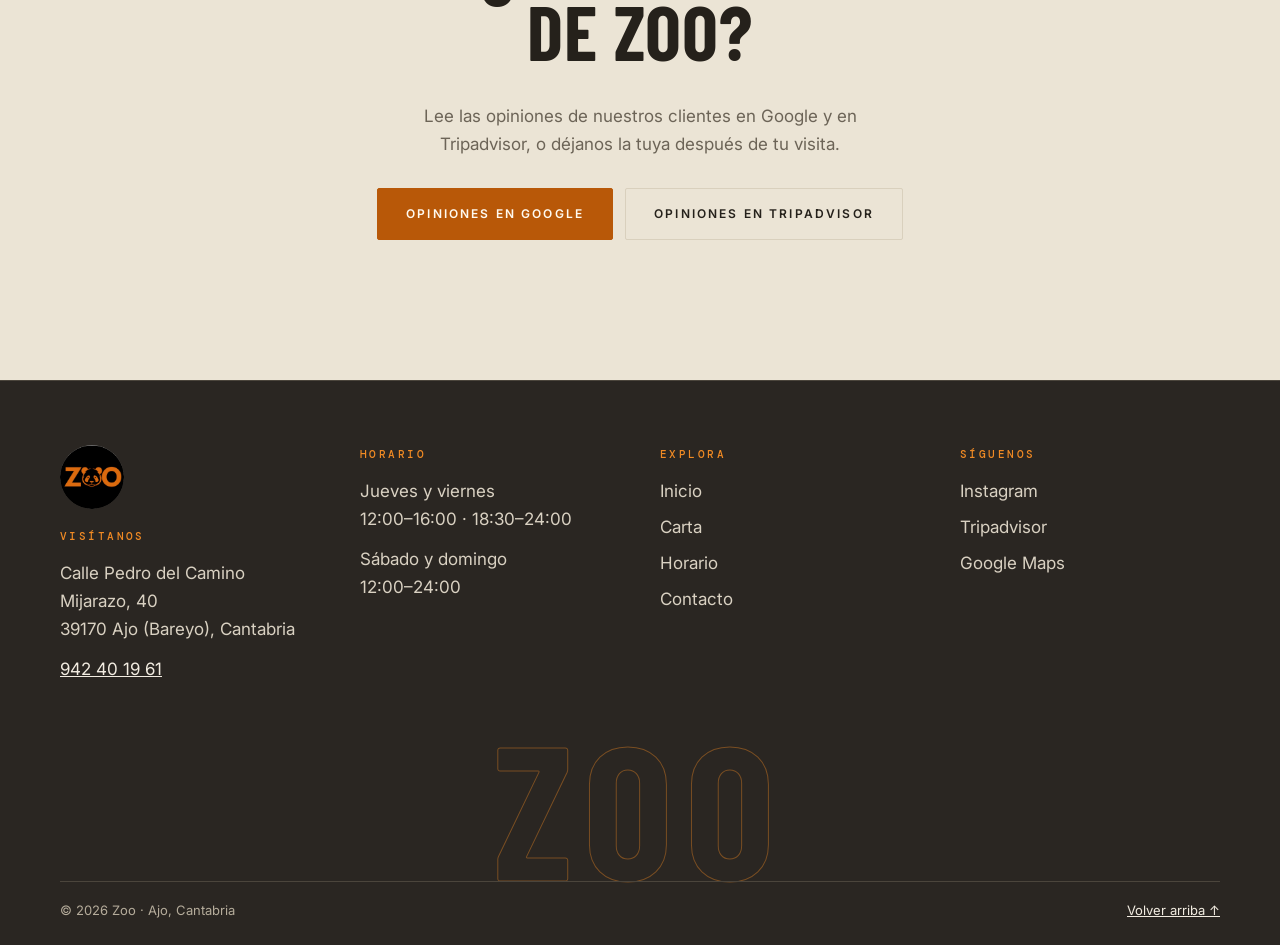
<file: contacto.html>
<!doctype html>
<html lang="es"><head><meta charset="utf-8"><meta name="viewport" content="width=device-width,initial-scale=1">
<title>Contacto · Zoo Ajo</title><meta name="description" content="Dirección, teléfono, mapa y opiniones de Zoo, hamburguesería en Ajo, Cantabria."><meta name="robots" content="noindex, nofollow">
<meta property="og:type" content="website"><meta property="og:title" content="Contacto · Zoo Ajo"><meta property="og:description" content="Dirección, teléfono, mapa y opiniones de Zoo, hamburguesería en Ajo, Cantabria.">
<meta name="theme-color" content="#f4efe5">
<link rel="apple-touch-icon" href="img/logo.png">
<link rel="icon" type="image/png" href="img/favicon.png">
<link rel="preconnect" href="https://fonts.googleapis.com"><link rel="preconnect" href="https://fonts.gstatic.com" crossorigin>
<link href="https://fonts.googleapis.com/css2?family=Barlow+Condensed:wght@500;600;700&family=Inter:wght@400;500;600&family=DM+Mono:wght@400;500&display=swap" rel="stylesheet">
<link rel="stylesheet" href="styles.css?v=6">


</head><body>
<div class="progress" aria-hidden="true"></div>
<header class="bar" id="top"><div class="wrap bar-in"><a class="brand" href="index.html" aria-label="Zoo hamburguesería, inicio"><img src="img/logo.png" alt="Zoo hamburguesería" width="48" height="48"></a>
<nav class="navlinks" aria-label="Navegación principal"><a href="index.html">Inicio</a><a href="carta.html">Carta</a><a href="horario.html">Horario</a><a href="contacto.html" class="active" aria-current="page">Contacto</a></nav>
<a class="bar-call" href="tel:+34942401961"><svg viewBox="0 0 24 24" fill="none" stroke="currentColor" stroke-width="1.8" stroke-linecap="round" stroke-linejoin="round" aria-hidden="true"><path d="M22 16.9v3a2 2 0 0 1-2.2 2 19.8 19.8 0 0 1-8.6-3.1 19.5 19.5 0 0 1-6-6A19.8 19.8 0 0 1 2.100 4.200 2 2 0 0 1 4.100 2h3a2 2 0 0 1 2 1.700c.1 1 .4 1.900.7 2.800a2 2 0 0 1-.5 2.100L8.100 9.900a16 16 0 0 0 6 6l1.300-1.300a2 2 0 0 1 2.100-.4c.9.3 1.800.6 2.800.7a2 2 0 0 1 1.700 2z"/></svg><span>942 40 19 61</span></a>
<button class="menu-toggle" aria-label="Abrir menú" aria-expanded="false"><i></i><i></i></button></div></header>
<main><section class="head-sec head-sm"><div class="wrap head-bar"><div><p class="kicker">Contacto</p><h1 class="page-title">VEN A VERNOS</h1></div><ul class="social" aria-label="Redes sociales"><li><a href="https://www.instagram.com/el_zoo_ajo/" target="_blank" rel="noopener"><svg viewBox="0 0 24 24" fill="none" stroke="currentColor" stroke-width="1.7" stroke-linecap="round" stroke-linejoin="round" aria-hidden="true"><rect x="3" y="3" width="18" height="18" rx="5"/><circle cx="12" cy="12" r="4"/><circle cx="17.3" cy="6.7" r="1" fill="currentColor"/></svg>Instagram</a></li><li><a href="https://www.tripadvisor.es/Restaurant_Review-g3365807-d12710841-Reviews-Hamburgueseria_ZOO-Ajo_Cantabria.html" target="_blank" rel="noopener"><svg viewBox="0 0 24 24" fill="none" stroke="currentColor" stroke-width="1.7" stroke-linecap="round" stroke-linejoin="round" aria-hidden="true"><circle cx="7" cy="14.2" r="4"/><circle cx="17" cy="14.2" r="4"/><circle cx="7" cy="14.2" r="1.2" fill="currentColor"/><circle cx="17" cy="14.2" r="1.2" fill="currentColor"/><path d="M2.5 9.6C6 6.4 9 5.6 12 5.6s6 .8 9.5 4M12 5.6v3.2"/></svg>Tripadvisor</a></li></ul></div></section>
<section class="section section-tight" id="como-llegar"><div class="wrap contact-grid">
<div class="info-card reveal">
 <h3>Dónde estamos</h3><address><strong>Calle Pedro del Camino Mijarazo, 40</strong><br>39170 Ajo (Bareyo), Cantabria</address>
 <h3>Teléfono</h3><p><a class="big-link" href="tel:+34942401961">942 40 19 61</a></p>
 <h3>Horario</h3><p>Jueves y viernes: <strong>12:00–16:00 y 18:30–24:00</strong><br>Sábado y domingo: <strong>12:00–24:00</strong><br>Lunes a miércoles cerrado</p><p class="chip" data-open-badge>Consulta nuestro horario</p>
 <div class="actions"><a class="btn btn-gold" href="https://maps.google.com/?cid=13415210759861047457" target="_blank" rel="noopener">Abrir en Maps</a><a class="btn btn-ghost" href="tel:+34942401961">Llamar</a><button class="btn btn-ghost" type="button" data-vcard>Guardar contacto</button></div></div>
<div class="map-frame"><iframe title="Mapa de Zoo en Ajo" loading="lazy" referrerpolicy="no-referrer-when-downgrade" src="https://www.google.com/maps?q=El+Zoo+Calle+Pedro+del+Camino+Mijarazo+40+Ajo+Cantabria&amp;output=embed"></iframe></div>
</div>
<div class="wrap cp"><figure><img src="img/terraza.jpg" alt="Terraza de Zoo con toldo, mesas y sillas" loading="lazy"></figure><figure><img src="img/interior.jpg" alt="Interior de Zoo con el cartel ZOO en la pared de ladrillo" loading="lazy"></figure><figure><img src="img/rabas.jpg" alt="Plato de rabas con una rodaja de limón" loading="lazy"></figure></div></section><section class="section reviews-sec" id="opiniones"><div class="wrap"><div class="review-card reveal">
<div class="stars" aria-hidden="true"><svg viewBox="0 0 24 24" aria-hidden="true"><path d="M12 2.5l2.9 6 6.6.9-4.8 4.6 1.2 6.5L12 17.4 6.1 20.5l1.2-6.5L2.5 9.4l6.6-.9z"/></svg><svg viewBox="0 0 24 24" aria-hidden="true"><path d="M12 2.5l2.9 6 6.6.9-4.8 4.6 1.2 6.5L12 17.4 6.1 20.5l1.2-6.5L2.5 9.4l6.6-.9z"/></svg><svg viewBox="0 0 24 24" aria-hidden="true"><path d="M12 2.5l2.9 6 6.6.9-4.8 4.6 1.2 6.5L12 17.4 6.1 20.5l1.2-6.5L2.5 9.4l6.6-.9z"/></svg><svg viewBox="0 0 24 24" aria-hidden="true"><path d="M12 2.5l2.9 6 6.6.9-4.8 4.6 1.2 6.5L12 17.4 6.1 20.5l1.2-6.5L2.5 9.4l6.6-.9z"/></svg><svg viewBox="0 0 24 24" aria-hidden="true"><path d="M12 2.5l2.9 6 6.6.9-4.8 4.6 1.2 6.5L12 17.4 6.1 20.5l1.2-6.5L2.5 9.4l6.6-.9z"/></svg></div><h2 class="big-h">¿QUÉ DICEN<br> DE ZOO?</h2><p>Lee las opiniones de nuestros clientes en Google y en Tripadvisor, o déjanos la tuya después de tu visita.</p>
<div class="actions"><a class="btn btn-gold" href="https://maps.google.com/?cid=13415210759861047457" target="_blank" rel="noopener">Opiniones en Google</a><a class="btn btn-ghost" href="https://www.tripadvisor.es/Restaurant_Review-g3365807-d12710841-Reviews-Hamburgueseria_ZOO-Ajo_Cantabria.html" target="_blank" rel="noopener">Opiniones en Tripadvisor</a></div></div></div></section></main>
<footer class="footer dark"><div class="wrap footer-top">
<div><img class="foot-logo" src="img/logo.png" alt="" width="64" height="64"><h4>Visítanos</h4><p>Calle Pedro del Camino Mijarazo, 40<br>39170 Ajo (Bareyo), Cantabria</p><p><a href="tel:+34942401961">942 40 19 61</a></p></div>
<div><h4>Horario</h4><p>Jueves y viernes<br>12:00–16:00 · 18:30–24:00</p><p>Sábado y domingo<br>12:00–24:00</p></div>
<div><h4>Explora</h4><div class="footer-links"><a href="index.html">Inicio</a><a href="carta.html">Carta</a><a href="horario.html">Horario</a><a href="contacto.html">Contacto</a></div></div>
<div><h4>Síguenos</h4><div class="footer-links"><a href="https://www.instagram.com/el_zoo_ajo/" target="_blank" rel="noopener">Instagram</a><a href="https://www.tripadvisor.es/Restaurant_Review-g3365807-d12710841-Reviews-Hamburgueseria_ZOO-Ajo_Cantabria.html" target="_blank" rel="noopener">Tripadvisor</a><a href="https://maps.google.com/?cid=13415210759861047457" target="_blank" rel="noopener">Google Maps</a></div></div>
</div><div class="giant" aria-hidden="true">ZOO</div>
<div class="wrap footer-bottom"><span>© 2026 Zoo · Ajo, Cantabria</span><a href="#top">Volver arriba ↑</a></div></footer>
<div class="dock"><a class="btn btn-gold" href="tel:+34942401961">Llamar</a><a class="btn btn-ghost" href="contacto.html#como-llegar">Cómo llegar</a></div>
<script src="script.js?v=6"></script></body></html>
</file>
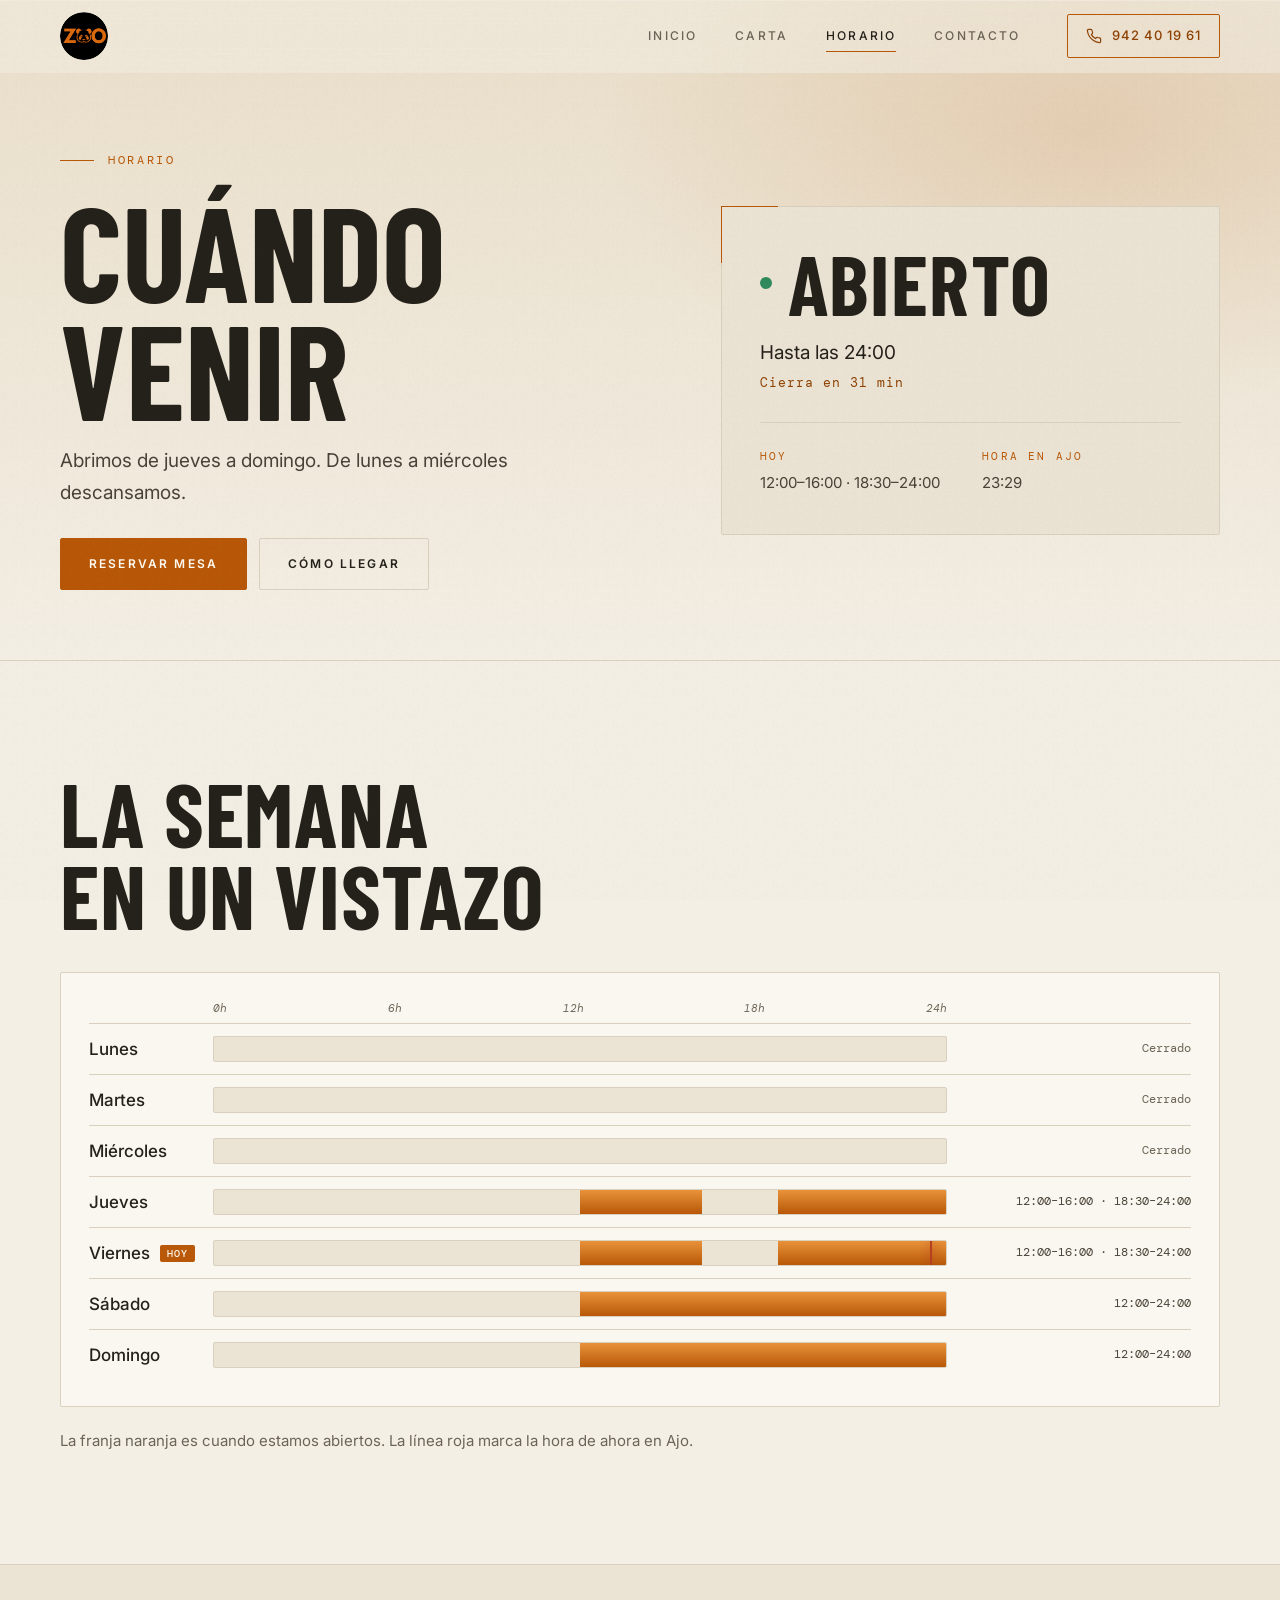
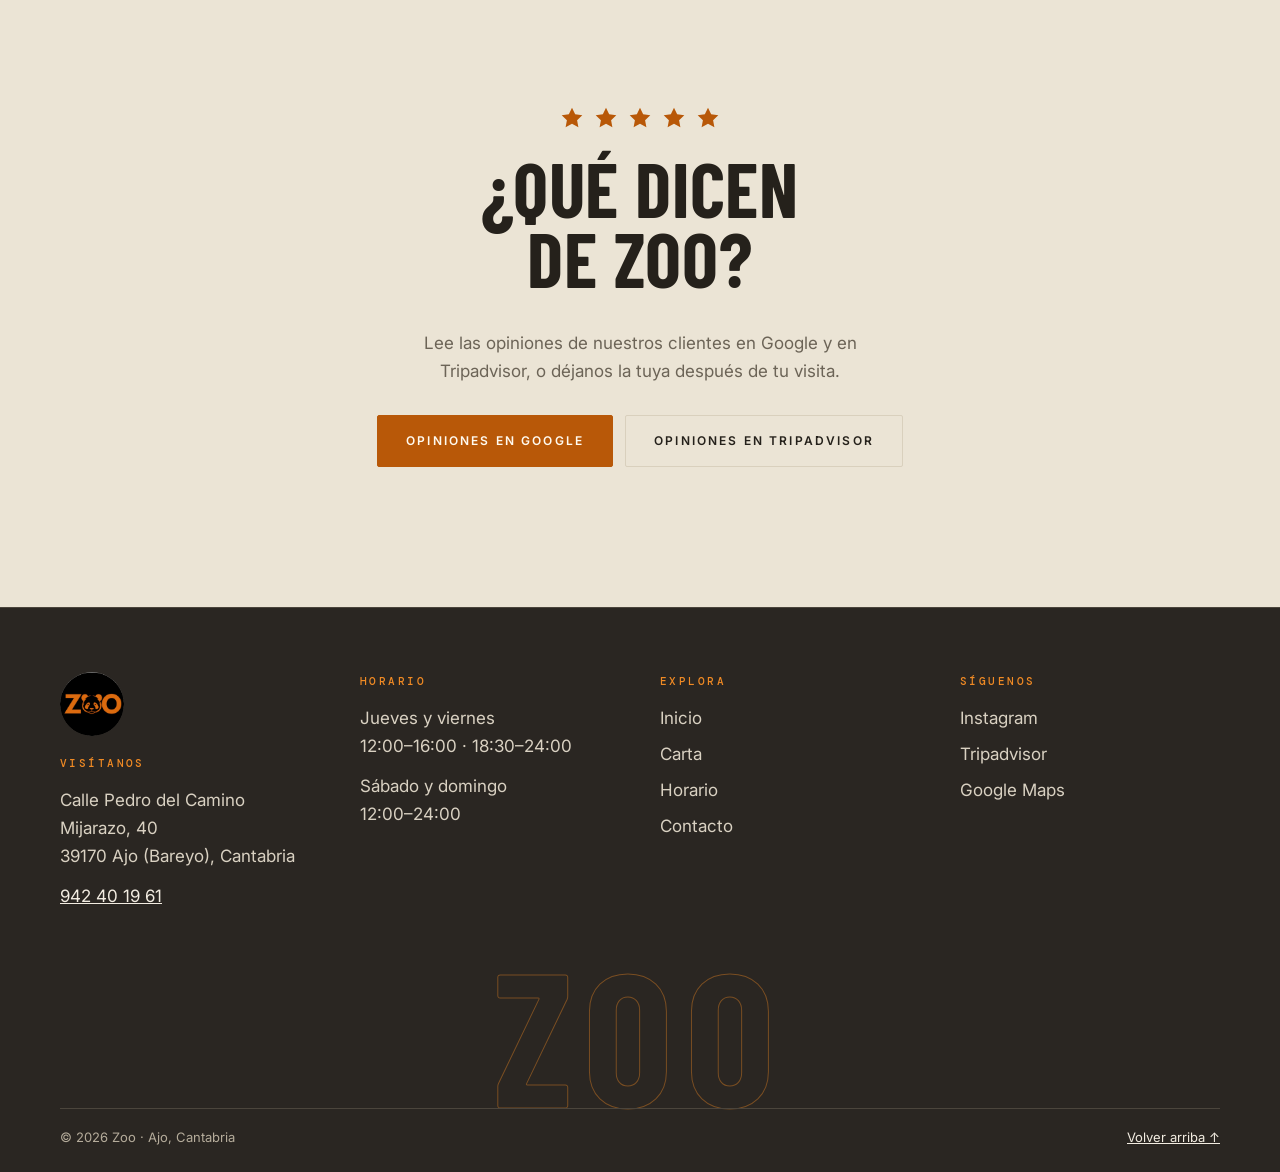
<file: horario.html>
<!doctype html>
<html lang="es"><head><meta charset="utf-8"><meta name="viewport" content="width=device-width,initial-scale=1">
<title>Horario · Zoo Ajo</title><meta name="description" content="Horario de Zoo en Ajo: abierto de jueves a domingo."><meta name="robots" content="noindex, nofollow">
<meta property="og:type" content="website"><meta property="og:title" content="Horario · Zoo Ajo"><meta property="og:description" content="Horario de Zoo en Ajo: abierto de jueves a domingo.">
<meta name="theme-color" content="#f4efe5">
<link rel="apple-touch-icon" href="img/logo.png">
<link rel="icon" type="image/png" href="img/favicon.png">
<link rel="preconnect" href="https://fonts.googleapis.com"><link rel="preconnect" href="https://fonts.gstatic.com" crossorigin>
<link href="https://fonts.googleapis.com/css2?family=Barlow+Condensed:wght@500;600;700&family=Inter:wght@400;500;600&family=DM+Mono:wght@400;500&display=swap" rel="stylesheet">
<link rel="stylesheet" href="styles.css?v=6">


</head><body>
<div class="progress" aria-hidden="true"></div>
<header class="bar" id="top"><div class="wrap bar-in"><a class="brand" href="index.html" aria-label="Zoo hamburguesería, inicio"><img src="img/logo.png" alt="Zoo hamburguesería" width="48" height="48"></a>
<nav class="navlinks" aria-label="Navegación principal"><a href="index.html">Inicio</a><a href="carta.html">Carta</a><a href="horario.html" class="active" aria-current="page">Horario</a><a href="contacto.html">Contacto</a></nav>
<a class="bar-call" href="tel:+34942401961"><svg viewBox="0 0 24 24" fill="none" stroke="currentColor" stroke-width="1.8" stroke-linecap="round" stroke-linejoin="round" aria-hidden="true"><path d="M22 16.9v3a2 2 0 0 1-2.2 2 19.8 19.8 0 0 1-8.6-3.1 19.5 19.5 0 0 1-6-6A19.8 19.8 0 0 1 2.100 4.200 2 2 0 0 1 4.100 2h3a2 2 0 0 1 2 1.700c.1 1 .4 1.900.7 2.800a2 2 0 0 1-.5 2.100L8.100 9.900a16 16 0 0 0 6 6l1.300-1.300a2 2 0 0 1 2.100-.4c.9.3 1.800.6 2.800.7a2 2 0 0 1 1.700 2z"/></svg><span>942 40 19 61</span></a>
<button class="menu-toggle" aria-label="Abrir menú" aria-expanded="false"><i></i><i></i></button></div></header>
<main>
<section class="head-sec"><div class="wrap head-grid"><div><p class="kicker">Horario</p><h1 class="page-title">CUÁNDO<br> VENIR</h1><p class="lead">Abrimos de jueves a domingo. De lunes a miércoles descansamos.</p>
<div class="actions"><a class="btn btn-gold" href="tel:+34942401961">Reservar mesa</a><a class="btn btn-ghost" href="contacto.html#como-llegar">Cómo llegar</a></div></div><div class="status" data-door aria-live="polite"><div class="st-top"><span class="st-dot"></span><strong data-door-title>Zoo</strong></div>
<p class="st-sub" data-door-sub>Consulta el horario</p><p class="st-extra" data-door-extra></p>
<dl class="st-meta"><div><dt>Hoy</dt><dd data-today>Jueves a domingo</dd></div><div><dt>Hora en Ajo</dt><dd data-clock>--:--</dd></div></dl></div></div></section>
<section class="section section-tl"><div class="wrap"><h2 class="big-h reveal">LA SEMANA<br> EN UN VISTAZO</h2>
<div class="tl reveal" aria-label="Horario semanal"><div class="tl-scale" aria-hidden="true"><span></span><div><i>0h</i><i>6h</i><i>12h</i><i>18h</i><i>24h</i></div><span></span></div><div data-timeline></div></div>
<p class="tl-note">La franja naranja es cuando estamos abiertos. La línea roja marca la hora de ahora en Ajo.</p></div></section><section class="section reviews-sec" id="opiniones"><div class="wrap"><div class="review-card reveal">
<div class="stars" aria-hidden="true"><svg viewBox="0 0 24 24" aria-hidden="true"><path d="M12 2.5l2.9 6 6.6.9-4.8 4.6 1.2 6.5L12 17.4 6.1 20.5l1.2-6.5L2.5 9.4l6.6-.9z"/></svg><svg viewBox="0 0 24 24" aria-hidden="true"><path d="M12 2.5l2.9 6 6.6.9-4.8 4.6 1.2 6.5L12 17.4 6.1 20.5l1.2-6.5L2.5 9.4l6.6-.9z"/></svg><svg viewBox="0 0 24 24" aria-hidden="true"><path d="M12 2.5l2.9 6 6.6.9-4.8 4.6 1.2 6.5L12 17.4 6.1 20.5l1.2-6.5L2.5 9.4l6.6-.9z"/></svg><svg viewBox="0 0 24 24" aria-hidden="true"><path d="M12 2.5l2.9 6 6.6.9-4.8 4.6 1.2 6.5L12 17.4 6.1 20.5l1.2-6.5L2.5 9.4l6.6-.9z"/></svg><svg viewBox="0 0 24 24" aria-hidden="true"><path d="M12 2.5l2.9 6 6.6.9-4.8 4.6 1.2 6.5L12 17.4 6.1 20.5l1.2-6.5L2.5 9.4l6.6-.9z"/></svg></div><h2 class="big-h">¿QUÉ DICEN<br> DE ZOO?</h2><p>Lee las opiniones de nuestros clientes en Google y en Tripadvisor, o déjanos la tuya después de tu visita.</p>
<div class="actions"><a class="btn btn-gold" href="https://maps.google.com/?cid=13415210759861047457" target="_blank" rel="noopener">Opiniones en Google</a><a class="btn btn-ghost" href="https://www.tripadvisor.es/Restaurant_Review-g3365807-d12710841-Reviews-Hamburgueseria_ZOO-Ajo_Cantabria.html" target="_blank" rel="noopener">Opiniones en Tripadvisor</a></div></div></div></section></main>
<footer class="footer dark"><div class="wrap footer-top">
<div><img class="foot-logo" src="img/logo.png" alt="" width="64" height="64"><h4>Visítanos</h4><p>Calle Pedro del Camino Mijarazo, 40<br>39170 Ajo (Bareyo), Cantabria</p><p><a href="tel:+34942401961">942 40 19 61</a></p></div>
<div><h4>Horario</h4><p>Jueves y viernes<br>12:00–16:00 · 18:30–24:00</p><p>Sábado y domingo<br>12:00–24:00</p></div>
<div><h4>Explora</h4><div class="footer-links"><a href="index.html">Inicio</a><a href="carta.html">Carta</a><a href="horario.html">Horario</a><a href="contacto.html">Contacto</a></div></div>
<div><h4>Síguenos</h4><div class="footer-links"><a href="https://www.instagram.com/el_zoo_ajo/" target="_blank" rel="noopener">Instagram</a><a href="https://www.tripadvisor.es/Restaurant_Review-g3365807-d12710841-Reviews-Hamburgueseria_ZOO-Ajo_Cantabria.html" target="_blank" rel="noopener">Tripadvisor</a><a href="https://maps.google.com/?cid=13415210759861047457" target="_blank" rel="noopener">Google Maps</a></div></div>
</div><div class="giant" aria-hidden="true">ZOO</div>
<div class="wrap footer-bottom"><span>© 2026 Zoo · Ajo, Cantabria</span><a href="#top">Volver arriba ↑</a></div></footer>
<div class="dock"><a class="btn btn-gold" href="tel:+34942401961">Llamar</a><a class="btn btn-ghost" href="contacto.html#como-llegar">Cómo llegar</a></div>
<script src="script.js?v=6"></script></body></html>
</file>
<file: styles.css>
/* Zoo · hueso, carbón cálido y naranja de marca */
:root{--ink:#f4efe5;--coal:#ebe4d5;--coal2:#faf7f0;--line:#d9d0bd;--bone:#25211b;--soft:#4a4338;--mute:#6c6457;--gold:#b85808;--gold2:#8f4305;--on-gold:#fffaf0;--ember:#b4401f;--ok:#2f8a5c;
--display:'Barlow Condensed','Arial Narrow',sans-serif;--body:'Inter',system-ui,sans-serif;--mono:'DM Mono',ui-monospace,monospace}
.dark{--ink:#2a2622;--coal:#332f2a;--coal2:#3b3630;--line:#4b453c;--bone:#f2ece1;--soft:#d9d1c2;--mute:#b5ac9b;--gold:#f08a24;--gold2:#ffb15e;--on-gold:#1a1208;--ember:#e0673f;--ok:#5bbf8a;background:var(--ink);color:var(--bone)}
*{box-sizing:border-box}html{scroll-behavior:smooth;overflow-x:clip}
body{margin:0;background:var(--ink);color:var(--bone);font-family:var(--body);font-size:17px;line-height:1.65;font-weight:400;overflow-x:clip;-webkit-font-smoothing:antialiased}
body:before{content:'';position:fixed;inset:0;z-index:100;pointer-events:none;opacity:.045;background:url("data:image/svg+xml,%3Csvg xmlns='http://www.w3.org/2000/svg' width='160' height='160'%3E%3Cfilter id='n'%3E%3CfeTurbulence baseFrequency='.9' numOctaves='2' stitchTiles='stitch'/%3E%3CfeColorMatrix values='0 0 0 0 0 0 0 0 0 0 0 0 0 0 0 0 0 0 .6 0'/%3E%3C/filter%3E%3Crect width='100%25' height='100%25' filter='url(%23n)'/%3E%3C/svg%3E")}
a{color:inherit}img,svg{max-width:100%}.wrap{width:min(1160px,calc(100% - 48px));margin-inline:auto}
:focus-visible{outline:2px solid var(--gold);outline-offset:3px}[id]{scroll-margin-top:90px}main{overflow-x:clip}
h1,h2,h3{margin:0;font-weight:600}h1,h2,h3,.zoo-word,.giant,.brand{font-family:var(--display)}
.big-h{font-size:clamp(46px,7vw,96px);line-height:.92;text-transform:uppercase;letter-spacing:.01em;font-weight:700;margin-bottom:36px}p{margin:0 0 16px}
.kicker{font-family:var(--mono);font-size:12px;text-transform:uppercase;letter-spacing:.22em;margin:0 0 20px;color:var(--gold);display:flex;align-items:center;gap:14px}
.kicker:before{content:'';width:34px;height:1px;background:var(--gold)}
.lead{font-size:19px;max-width:500px;color:var(--soft)}
.progress{position:fixed;top:0;left:0;right:0;height:2px;z-index:120;transform-origin:left;transform:scaleX(0);background:linear-gradient(90deg,var(--gold),var(--ember))}
/* barra superior */
.bar{position:sticky;top:0;z-index:50;background:rgba(244,239,229,.5);backdrop-filter:blur(14px);-webkit-backdrop-filter:blur(14px);border-bottom:1px solid transparent;transition:background .3s,border-color .3s}
.bar.scrolled{background:rgba(244,239,229,.92);border-color:var(--line)}
.bar-in{display:flex;align-items:center;gap:30px;height:72px}
.brand{display:flex;align-items:center;gap:12px;text-decoration:none;font-weight:700;font-size:32px;letter-spacing:.16em;margin-right:auto}
.brand .mark{width:10px;height:10px;background:var(--gold);transform:rotate(45deg)}
.navlinks{display:flex;gap:6px}.navlinks a{position:relative;text-decoration:none;font-size:12px;font-weight:500;text-transform:uppercase;letter-spacing:.18em;color:var(--mute);padding:10px 16px;transition:color .2s}
.navlinks a:after{content:'';position:absolute;left:16px;right:16px;bottom:4px;height:1px;background:var(--gold);transform:scaleX(0);transition:transform .3s}
.navlinks a:hover,.navlinks a.active{color:var(--bone)}.navlinks a:hover:after,.navlinks a.active:after{transform:scaleX(1)}
.bar-call{display:flex;align-items:center;gap:10px;border:1px solid var(--gold);color:var(--gold2);text-decoration:none;font-size:13px;font-weight:500;letter-spacing:.08em;padding:10px 18px;border-radius:2px;transition:background .25s,color .25s}
.bar-call:hover{background:var(--gold);color:var(--on-gold)}.bar-call svg{width:16px;height:16px}
.menu-toggle{display:none;width:44px;height:44px;border:1px solid var(--line);background:transparent;cursor:pointer;position:relative;border-radius:2px}
.menu-toggle i{position:absolute;left:12px;right:12px;height:1px;background:var(--bone);transition:transform .25s}.menu-toggle i:first-child{top:18px}.menu-toggle i:last-child{top:25px}
.menu-toggle[aria-expanded=true] i:first-child{transform:translateY(3.5px) rotate(45deg)}.menu-toggle[aria-expanded=true] i:last-child{transform:translateY(-3.5px) rotate(-45deg)}
/* botones */
.btn{display:inline-flex;align-items:center;justify-content:center;padding:15px 28px;border:1px solid var(--gold);border-radius:2px;font-family:var(--body);font-weight:600;font-size:12px;letter-spacing:.18em;text-transform:uppercase;text-decoration:none;background:transparent;color:var(--bone);cursor:pointer;transition:transform .2s,background .25s,color .25s,border-color .25s,box-shadow .25s}
.btn:hover{transform:translateY(-2px)}.btn:active{transform:translateY(0)}
.btn-gold{background:var(--gold);color:var(--on-gold)}.btn-gold:hover{background:var(--gold2);box-shadow:0 10px 26px -10px rgba(143,67,5,.5)}
.btn-ghost{border-color:var(--line)}.btn-ghost:hover{border-color:var(--gold);color:var(--gold2)}
.actions{display:flex;flex-wrap:wrap;gap:12px;margin-top:30px}
.chip{display:inline-flex;align-items:center;gap:10px;margin:6px 0 0;padding:8px 14px;border:1px solid var(--line);border-radius:999px;background:var(--coal2);font-family:var(--mono);font-size:12px;letter-spacing:.06em;color:var(--bone)}
.chip:before{content:'';width:8px;height:8px;border-radius:50%;background:var(--mute)}
.chip.is-open:before{background:var(--ok);box-shadow:0 0 0 0 rgba(47,138,92,.6);animation:pulse 2.2s infinite}.chip.is-closed:before{background:var(--ember)}
@keyframes pulse{70%{box-shadow:0 0 0 9px rgba(91,191,138,0)}100%{box-shadow:0 0 0 0 rgba(91,191,138,0)}}
/* portada */
.hero{position:relative;overflow:hidden;isolation:isolate;margin-top:-72px;padding:128px 0 0}
.hero:before{content:'';position:absolute;inset:0;z-index:-1;background:radial-gradient(520px 420px at var(--mx,72%) var(--my,46%),rgba(184,88,8,.18),transparent 70%),radial-gradient(900px 600px at 82% 38%,rgba(180,64,31,.07),transparent 70%),linear-gradient(180deg,#eadfca,var(--ink) 88%)}
.hero-grid{display:grid;grid-template-columns:1.05fr .95fr;gap:20px;align-items:center}
.zoo-word{display:flex;gap:.02em;margin:0 0 22px;line-height:.78;font-weight:700;letter-spacing:.02em}
.zl{font-size:clamp(130px,21vw,270px);display:inline-block;background:linear-gradient(180deg,var(--bone) 30%,var(--gold));-webkit-background-clip:text;background-clip:text;color:transparent;animation:rise 1.1s cubic-bezier(.2,.8,.2,1) both}
.zl2{animation-delay:.12s}.zl3{animation-delay:.24s}
@keyframes rise{from{opacity:0;transform:translateY(40%)}to{opacity:1;transform:none}}
.hero-art{position:relative;justify-self:center;width:min(500px,100%)}
.burger{width:100%;height:auto;overflow:visible}
.badge{position:absolute;right:0;top:4%;width:130px;height:130px;display:grid;place-items:center;z-index:2}
.badge svg{position:absolute;inset:0;animation:spin 40s linear infinite}.badge b{font-family:var(--display);font-weight:600;font-size:34px;color:var(--gold);position:relative}
@keyframes spin{to{transform:rotate(360deg)}}
.b3d{display:block;width:100%;aspect-ratio:1/1;touch-action:pan-y;cursor:grab;position:relative;z-index:1;opacity:0;transition:opacity .8s}
.hero-art.has3d .b3d{opacity:1}.b3d-fallback{position:absolute;inset:8% 6% 6%;display:grid;place-items:center}.hero-art.has3d .b3d-fallback{display:none}
.b3d-hint{position:absolute;left:0;right:0;bottom:-4px;margin:0;text-align:center;font-family:var(--mono);font-size:11px;letter-spacing:.16em;text-transform:uppercase;color:var(--mute);pointer-events:none}
.b3d-hint .h-m{display:none}@media(hover:none){.b3d-hint .h-d{display:none}.b3d-hint .h-m{display:inline}}
.facts{display:grid;grid-template-columns:repeat(3,1fr);border-top:1px solid var(--line);margin-top:46px}
.facts>div{padding:26px 28px 30px 0}.facts>div+div{padding-left:28px;border-left:1px solid var(--line)}
.facts span{display:block;font-family:var(--mono);font-size:11px;letter-spacing:.22em;text-transform:uppercase;color:var(--gold);margin-bottom:8px}
.facts p{margin:0;font-size:16px;color:var(--soft)}.facts a{text-decoration:none;font-family:var(--display);font-size:28px;font-weight:600;letter-spacing:.04em;color:var(--bone)}.facts a:hover{color:var(--gold2)}
/* cinta */
.ribbon{border-block:1px solid var(--line);overflow:hidden}
.ribbon-track{display:flex;align-items:center;gap:34px;width:max-content;padding:18px 0;font-family:var(--display);font-size:20px;font-weight:500;letter-spacing:.32em;text-transform:uppercase;color:var(--mute);animation:slide 40s linear infinite}
.ribbon-track b{width:6px;height:6px;background:var(--gold);transform:rotate(45deg)}@keyframes slide{to{transform:translateX(-50%)}}
.section{padding:110px 0}
/* por qué */
.why-grid{display:grid;grid-template-columns:.9fr 1.1fr;gap:70px;align-items:start}.why-head{position:sticky;top:110px}
.list{list-style:none;margin:0;padding:0;border-bottom:1px solid var(--line)}
.item{position:relative;display:grid;grid-template-columns:64px 1fr;gap:10px;padding:34px 12px 34px 0;border-top:1px solid var(--line);transition:padding .35s,background .35s;background:radial-gradient(260px 160px at var(--mx,50%) var(--my,50%),rgba(184,88,8,0),transparent 70%)}
.item:hover{padding-left:16px;background:radial-gradient(300px 180px at var(--mx,50%) var(--my,50%),rgba(184,88,8,.12),transparent 70%)}
.n{font-family:var(--mono);font-size:13px;color:var(--gold);padding-top:10px}
.item h3{font-size:clamp(28px,3.4vw,40px);text-transform:uppercase;letter-spacing:.03em;line-height:1.05;margin-bottom:8px}.item p{margin:0;color:var(--mute);max-width:430px}
/* estado */
.open-sec{border-bottom:1px solid var(--line)}.open-grid{display:grid;grid-template-columns:1fr 1fr;gap:70px;align-items:center}
.status{border:1px solid var(--line);background:var(--coal);padding:38px;border-radius:2px;position:relative}
.status:before{content:'';position:absolute;left:-1px;top:-1px;width:56px;height:56px;border-top:1px solid var(--gold);border-left:1px solid var(--gold)}
.st-top{display:flex;align-items:center;gap:16px}.st-dot{width:12px;height:12px;border-radius:50%;background:var(--mute)}
.status strong{font-family:var(--display);font-weight:700;font-size:clamp(54px,7vw,84px);line-height:.9;text-transform:uppercase;letter-spacing:.02em}
.status.is-open .st-dot{background:var(--ok);animation:pulse 2.2s infinite}.status.is-closed .st-dot{background:var(--ember)}
.st-sub{margin:16px 0 4px;font-size:19px}.st-extra{margin:0;font-family:var(--mono);font-size:13px;letter-spacing:.08em;color:var(--gold2);min-height:20px}
.st-meta{display:grid;grid-template-columns:1fr 1fr;gap:24px;margin:28px 0 0;padding-top:24px;border-top:1px solid var(--line)}.st-meta div{min-width:0}
.st-meta dt{font-family:var(--mono);font-size:11px;letter-spacing:.2em;text-transform:uppercase;color:var(--gold);margin-bottom:6px}.st-meta dd{margin:0;color:var(--soft);font-size:15px}
/* cabeceras */
.head-sec{position:relative;margin-top:-72px;padding:150px 0 70px;border-bottom:1px solid var(--line);background:radial-gradient(700px 400px at 85% 20%,rgba(184,88,8,.14),transparent 70%),linear-gradient(180deg,#eadfca,var(--ink))}
.head-grid{display:grid;grid-template-columns:1.1fr .9fr;gap:50px;align-items:center}
.page-title{font-size:clamp(60px,10.5vw,138px);line-height:.88;text-transform:uppercase;font-weight:700;margin-bottom:18px}
.head-sm{padding:122px 0 34px}.head-sm .page-title{font-size:clamp(38px,5vw,64px);margin-bottom:0;line-height:.95}.head-sm .kicker{margin-bottom:12px}
.head-bar{display:flex;align-items:flex-end;justify-content:space-between;gap:24px;flex-wrap:wrap}
.social{list-style:none;margin:0;padding:0;display:flex;gap:10px;flex-wrap:wrap}
.social a{display:inline-flex;align-items:center;gap:10px;padding:11px 18px;border:1px solid var(--line);border-radius:2px;text-decoration:none;font-size:12px;font-weight:600;letter-spacing:.16em;text-transform:uppercase;background:var(--coal2);transition:border-color .25s,color .25s,transform .2s}
.social a:hover{border-color:var(--gold);color:var(--gold2);transform:translateY(-2px)}.social svg{width:18px;height:18px}
/* línea de tiempo */
.tl{background:var(--coal2);border:1px solid var(--line);padding:26px 28px;border-radius:2px}
.tl-scale,.tl-row{display:grid;grid-template-columns:110px 1fr 230px;gap:14px;align-items:center}.tl-scale>div{display:flex;justify-content:space-between;font-family:var(--mono);font-size:11px;color:var(--mute);margin-bottom:6px}
.tl-row{padding:11px 0;border-top:1px solid var(--line)}.tl-day{font-weight:500}.tl-row.is-today .tl-day:after{content:'HOY';font-family:var(--mono);font-size:10px;letter-spacing:.1em;background:var(--gold);color:var(--on-gold);border-radius:2px;padding:2px 7px;margin-left:10px;vertical-align:2px}
.tl-track{position:relative;height:26px;background:var(--coal);border-radius:2px;border:1px solid var(--line);overflow:hidden}
.tl-seg{position:absolute;top:0;bottom:0;background:linear-gradient(180deg,#e8923a,var(--gold));transform-origin:left;animation:grow 1s cubic-bezier(.2,.8,.2,1) both}
@keyframes grow{from{transform:scaleX(0)}}
.tl-now{position:absolute;top:-2px;bottom:-2px;width:2px;background:var(--ember);z-index:2;box-shadow:0 0 10px var(--ember)}
.tl-txt{font-family:var(--mono);font-size:12px;text-align:right;white-space:nowrap;color:var(--soft)}.tl-row.is-closed .tl-txt{color:var(--mute)}
.tl-note{margin:22px 0 0;font-size:15px;color:var(--mute)}
/* carta */
.menu-bar{position:sticky;top:72px;z-index:40;background:rgba(244,239,229,.94);backdrop-filter:blur(12px);-webkit-backdrop-filter:blur(12px);border-bottom:1px solid var(--line)}
.menu-bar-in{display:flex;align-items:center;gap:20px;justify-content:space-between;padding:10px 0}
.menu-tabs{display:flex;gap:4px;overflow-x:auto;scrollbar-width:none}.menu-tabs::-webkit-scrollbar{display:none}
.menu-tabs a{white-space:nowrap;text-decoration:none;font-size:12px;font-weight:600;letter-spacing:.16em;text-transform:uppercase;color:var(--mute);padding:11px 16px;border-bottom:2px solid transparent;transition:color .2s,border-color .2s}
.menu-tabs a:hover{color:var(--bone)}.menu-tabs a.on{color:var(--gold2);border-color:var(--gold)}
.menu-search input{width:230px;max-width:100%;padding:11px 14px;border:1px solid var(--line);border-radius:2px;background:var(--coal2);color:var(--bone);font:400 14px var(--body)}
.menu-search input:focus{outline:2px solid var(--gold);outline-offset:1px}
.menu-cat{padding:54px 0 10px;scroll-margin-top:150px}.menu-cat h2{font-size:clamp(40px,5vw,64px);text-transform:uppercase;font-weight:700;line-height:1;margin-bottom:8px}
.menu-cat .sub{color:var(--mute);margin-bottom:26px}
.dishes{list-style:none;margin:0;padding:0;display:grid;grid-template-columns:1fr 1fr;gap:0 64px;border-top:1px solid var(--line)}
.dish{padding:22px 0;border-bottom:1px solid var(--line)}.dish-top{display:flex;align-items:baseline;gap:12px}
.dish h3{font-size:26px;text-transform:uppercase;letter-spacing:.03em;line-height:1.1}.dish-top i{flex:1;border-bottom:1px dotted var(--mute);transform:translateY(-4px);opacity:.6}
.price{font-family:var(--mono);font-size:15px;color:var(--gold2);white-space:nowrap}.dish p{margin:6px 0 0;color:var(--mute);font-size:15px}
.menu-empty{display:none;padding:60px 0;text-align:center;color:var(--mute)}.menu-empty.show{display:block}
/* contacto */
.section-tight{padding:56px 0 100px}
.contact-grid{display:grid;grid-template-columns:.9fr 1.1fr;gap:40px;align-items:stretch}
.info-card{background:var(--coal2);border:1px solid var(--line);padding:36px;border-radius:2px;position:relative}
.info-card:before{content:'';position:absolute;left:-1px;top:-1px;width:56px;height:56px;border-top:1px solid var(--gold);border-left:1px solid var(--gold)}
.info-card h3{font-family:var(--mono);font-size:11px;font-weight:500;text-transform:uppercase;letter-spacing:.22em;color:var(--gold);margin:24px 0 8px}.info-card h3:first-child{margin-top:0}
address{font-style:normal;font-size:18px;line-height:1.5;margin:0}.info-card p{margin:0 0 6px;color:var(--soft)}
.big-link{font-family:var(--display);font-weight:600;font-size:46px;letter-spacing:.03em;text-decoration:none;line-height:1;color:var(--bone)}.big-link:hover{color:var(--gold2)}
.info-card .chip{margin-top:12px;background:var(--ink)}
.map-frame{min-height:520px;border:1px solid var(--line);border-radius:2px;overflow:hidden;background:var(--coal)}
.map-frame iframe{display:block;width:100%;height:100%;min-height:520px;border:0}
/* opiniones */
.reviews-sec{background:var(--coal);border-top:1px solid var(--line)}
.review-card{max-width:760px;margin:0 auto;text-align:center;padding:30px 0}
.review-card .big-h{font-size:clamp(40px,6vw,76px)}.review-card p{color:var(--mute);max-width:480px;margin-inline:auto}.review-card .actions{justify-content:center}
.stars{display:flex;gap:8px;justify-content:center;margin-bottom:22px}.stars svg{width:26px;height:26px;fill:var(--gold);animation:twinkle 3s ease-in-out infinite}
.stars svg:nth-child(2){animation-delay:.2s}.stars svg:nth-child(3){animation-delay:.4s}.stars svg:nth-child(4){animation-delay:.6s}.stars svg:nth-child(5){animation-delay:.8s}
@keyframes twinkle{50%{opacity:.55;transform:scale(.88)}}
/* pie */
.footer{border-top:1px solid var(--line);padding:64px 0 0;overflow:hidden}
.footer-top{display:grid;grid-template-columns:repeat(4,1fr);gap:40px}.footer h4{font-family:var(--mono);font-size:11px;text-transform:uppercase;letter-spacing:.22em;color:var(--gold);margin:0 0 14px;font-weight:500}
.footer p{margin:0 0 12px;color:var(--soft)}.footer a{color:var(--bone)}.footer-links{display:grid;gap:8px}.footer-links a{text-decoration:none;color:var(--soft)}.footer-links a:hover{color:var(--gold2)}
.giant{font-size:clamp(90px,15vw,190px);font-weight:700;line-height:.8;text-align:center;color:transparent;-webkit-text-stroke:1px rgba(240,138,36,.4);margin-top:34px;letter-spacing:.06em;user-select:none;transition:color .5s}.giant:hover{color:rgba(240,138,36,.12)}
.footer-bottom{display:flex;justify-content:space-between;flex-wrap:wrap;gap:8px;padding:18px 0 24px;font-size:13px;color:var(--mute);border-top:1px solid var(--line);position:relative}
.dock{display:none}
.js .reveal{opacity:0;transform:translateY(26px);transition:opacity .8s,transform .8s cubic-bezier(.2,.8,.2,1)}.js .reveal.in{opacity:1;transform:none}
@media(max-width:900px){.hero-grid,.open-grid,.head-grid,.why-grid{grid-template-columns:1fr}.hero-art{margin-top:10px}.why-head{position:static}.why-grid,.open-grid{gap:40px}.footer-top{grid-template-columns:1fr 1fr}
.contact-grid{grid-template-columns:1fr;gap:30px}.map-frame,.map-frame iframe{min-height:360px}.dishes{grid-template-columns:1fr}.menu-search{display:none}
.tl-scale,.tl-row{grid-template-columns:78px 1fr}.tl-txt{grid-column:1/-1;text-align:left;white-space:normal}.tl-scale>span:last-child{display:none}.tl-row.is-today .tl-day:after{display:none}.facts{grid-template-columns:1fr}.facts>div,.facts>div+div{padding:20px 0;border-left:0}.facts>div+div{border-top:1px solid var(--line)}}
@media(max-width:720px){.navlinks{display:none;position:absolute;left:0;right:0;top:100%;flex-direction:column;background:rgba(244,239,229,.98);padding:12px 24px 20px;border-bottom:1px solid var(--line);gap:0}.navlinks.open{display:flex}.navlinks a{padding:16px 0;border-bottom:1px solid var(--line)}.navlinks a:after{display:none}
.bar-call span{display:none}.bar-call{padding:11px 13px}.menu-toggle{display:block}.bar-in{gap:12px}.section{padding:76px 0}.footer-top{grid-template-columns:1fr}.badge{width:96px;height:96px;top:0}.badge b{font-size:26px}
.dock{display:grid;grid-template-columns:1fr 1fr;gap:10px;position:fixed;left:0;right:0;bottom:0;z-index:60;padding:10px 16px calc(10px + env(safe-area-inset-bottom));background:rgba(244,239,229,.94);backdrop-filter:blur(12px);-webkit-backdrop-filter:blur(12px);border-top:1px solid var(--line)}.dock .btn{padding:14px 10px}body{padding-bottom:72px}
.status{padding:28px 22px}.info-card{padding:28px 22px}.big-link{font-size:40px}.tl{padding:20px 16px}.head-sm{padding-top:112px}.social a{padding:10px 14px}}
@media(prefers-reduced-motion:reduce){*,*:before,*:after{animation:none!important;transition:none!important}.js .reveal{opacity:1;transform:none}html{scroll-behavior:auto}}
.js .item.reveal{transition:opacity .8s,transform .8s cubic-bezier(.2,.8,.2,1),padding .35s,background .35s}

/* marca: logo, insignia, galería, carta con fotos */
.brand img{display:block;width:48px;height:48px;border-radius:50%;transition:transform .35s}.brand:hover img{transform:rotate(-8deg) scale(1.06)}
.badge img{position:relative;width:56%;height:auto;border-radius:50%;box-shadow:0 10px 24px -10px rgba(0,0,0,.5)}
.foot-logo{display:block;width:64px;height:64px;border-radius:50%;margin-bottom:18px}
.gal-sec{border-top:1px solid var(--line)}
.gal{display:grid;grid-template-columns:repeat(4,1fr);grid-auto-rows:270px;gap:12px}
.g{position:relative;display:block;overflow:hidden;border-radius:2px;background:var(--coal);cursor:zoom-in}
.g img{display:block;width:100%;height:100%;object-fit:cover;transition:transform .8s cubic-bezier(.2,.8,.2,1)}.g:hover img{transform:scale(1.06)}
.g span{position:absolute;left:0;bottom:0;padding:34px 16px 12px;width:100%;font-family:var(--mono);font-size:11px;letter-spacing:.2em;text-transform:uppercase;color:#fff;background:linear-gradient(0deg,rgba(20,14,8,.7),transparent)}
.g-a,.g-b{grid-row:span 2}.g-e{grid-column:span 2}.gal+.actions{margin-top:36px}
.lb{position:fixed;inset:0;z-index:200;display:grid;place-items:center;background:rgba(20,16,12,.92);padding:24px;cursor:zoom-out;opacity:0;pointer-events:none;transition:opacity .25s}
.lb.on{opacity:1;pointer-events:auto}.lb img{max-width:min(94vw,820px);max-height:84vh;border-radius:2px;box-shadow:0 30px 80px rgba(0,0,0,.6)}
.lb p{position:absolute;left:0;right:0;bottom:22px;margin:0;text-align:center;font-family:var(--mono);font-size:12px;letter-spacing:.2em;text-transform:uppercase;color:#e9dfcf}
.cat-head{display:flex;align-items:flex-end;justify-content:space-between;gap:24px}.cat-head .sub{margin-bottom:26px}.menu-cat h2{margin-bottom:6px}.cat-head h2+.sub{margin-top:8px}
.cat-photos{display:flex;gap:10px;margin-bottom:22px}.cat-photos figure{margin:0;width:150px;height:110px;overflow:hidden;border-radius:2px;border:1px solid var(--line)}.cat-photos img{display:block;width:100%;height:100%;object-fit:cover}
.cat-head:not(:has(.sub)) h2{margin-bottom:22px}
.tag{display:inline-block;padding:1px 8px;margin-right:4px;border:1px solid var(--gold);border-radius:999px;font-family:var(--mono);font-size:10px;letter-spacing:.1em;text-transform:uppercase;color:var(--gold2)}
.menu-note{display:flex;flex-wrap:wrap;gap:8px 36px;margin-top:48px;padding:20px 24px;border:1px dashed var(--gold);border-radius:2px;background:var(--coal2)}.menu-note p{margin:0;color:var(--soft)}.menu-note strong{color:var(--gold2)}
.cp{display:grid;grid-template-columns:repeat(3,1fr);gap:12px;margin-top:40px}.cp figure{margin:0;height:300px;overflow:hidden;border-radius:2px}.cp img{display:block;width:100%;height:100%;object-fit:cover}
@media(max-width:900px){.gal{grid-template-columns:1fr 1fr;grid-auto-rows:220px}.g-a,.g-b{grid-row:span 2}.g-e{grid-column:span 2}.cat-photos figure{width:110px;height:84px}.cp{grid-template-columns:1fr 1fr}.cp figure:last-child{display:none}.cp figure{height:240px}}
@media(max-width:720px){.cat-head{flex-direction:column;align-items:flex-start;gap:0}.cat-photos{margin-top:-6px}.brand img{width:44px;height:44px}}
</file>
